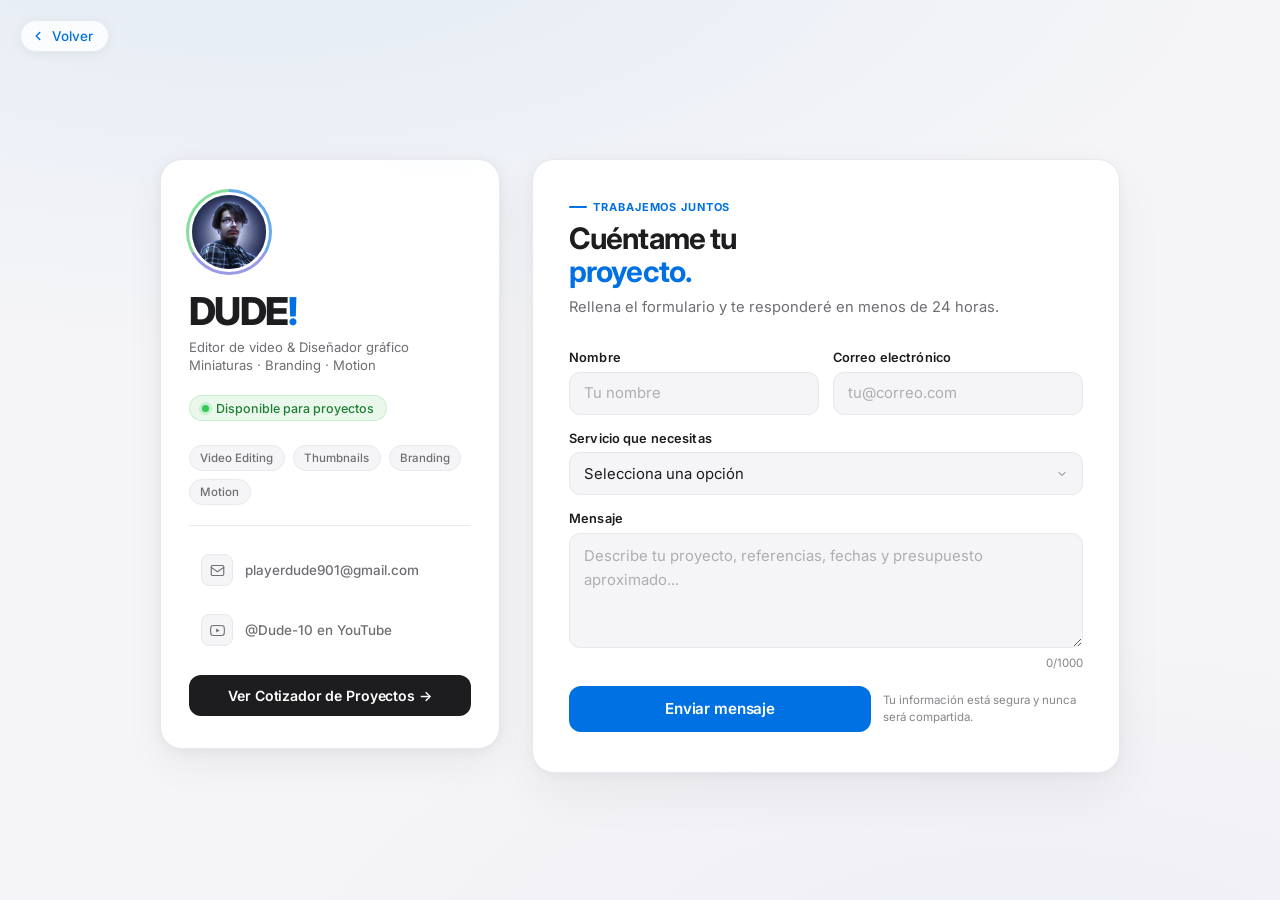
<file: contacto.html>
<!DOCTYPE html>
<html lang="es">
<head>
    <meta charset="UTF-8">
    <meta name="viewport" content="width=device-width, initial-scale=1.0">
    <meta name="description" content="Contacto — Dude! Portfolio. Cuéntame tu proyecto de diseño gráfico, edición de video o miniaturas.">
    <title>Contacto · Dude!</title>

    <meta property="og:title" content="Contacto · Dude!">
    <meta property="og:description" content="Cuéntame tu proyecto y te responderé a la brevedad.">

    <link rel="preconnect" href="https://fonts.googleapis.com">
    <link rel="preconnect" href="https://fonts.gstatic.com" crossorigin>
    <link href="https://fonts.googleapis.com/css2?family=Inter:wght@300;400;500;600;700;800&display=swap" rel="stylesheet">

    <style>
        :root {
            --bg:            #FFFFFF;
            --bg-alt:        #F5F5F7;
            --bg-card:       rgba(255,255,255,0.88);
            --text-primary:  #1D1D1F;
            --text-secondary:#6E6E73;
            --text-tertiary: #86868B;
            --border:        #D2D2D7;
            --border-light:  #E8E8ED;
            --accent:        #0071E3;
            --accent-hover:  #0077ED;
            --ease:          cubic-bezier(0.25, 0.46, 0.45, 0.94);
            --ease-spring:   cubic-bezier(0.16, 1, 0.3, 1);
        }

        *, *::before, *::after { margin:0; padding:0; box-sizing:border-box; }
        html { height: 100%; }

        body {
            font-family: -apple-system, BlinkMacSystemFont, "SF Pro Display",
                         "SF Pro Text", "Helvetica Neue", "Inter", Arial, sans-serif;
            background: var(--bg-alt);
            background-image:
                radial-gradient(ellipse 80% 50% at 20% -10%, rgba(0,113,227,0.07), transparent),
                radial-gradient(ellipse 60% 40% at 80% 110%, rgba(88,86,214,0.05), transparent);
            min-height: 100vh;
            display: flex;
            flex-direction: column;
            align-items: center;
            justify-content: center;
            padding: 5rem 1.5rem 3rem;
            -webkit-font-smoothing: antialiased;
        }

        /* ── BACK BUTTON ── */
        .back-btn {
            position: fixed;
            top: 1.25rem;
            left: 1.25rem;
            z-index: 50;
            display: flex;
            align-items: center;
            gap: 0.4rem;
            font-size: 0.84rem;
            font-weight: 500;
            color: var(--accent);
            text-decoration: none;
            padding: 0.45rem 0.95rem 0.45rem 0.65rem;
            border-radius: 980px;
            background: rgba(255,255,255,0.82);
            border: 1px solid var(--border-light);
            backdrop-filter: blur(20px);
            -webkit-backdrop-filter: blur(20px);
            box-shadow: 0 2px 12px rgba(0,0,0,0.06);
            transition: background 0.2s var(--ease), box-shadow 0.2s var(--ease), transform 0.2s var(--ease);
        }
        .back-btn:hover {
            background: #fff;
            box-shadow: 0 4px 20px rgba(0,0,0,0.10);
            transform: translateX(-2px);
        }
        .back-btn svg { width: 14px; height: 14px; flex-shrink: 0; }

        /* ── LAYOUT ── */
        .page-wrapper {
            width: 100%;
            max-width: 960px;
            display: grid;
            grid-template-columns: 340px 1fr;
            gap: 2rem;
            align-items: start;
        }

        /* ── LEFT PANEL ── */
        .left-panel {
            display: flex;
            flex-direction: column;
            gap: 1.5rem;
            position: sticky;
            top: 2rem;
        }

        /* Profile Hero Card */
        .profile-hero {
            background: var(--bg);
            border: 1px solid var(--border-light);
            border-radius: 22px;
            padding: 2rem 1.75rem;
            box-shadow: 0 2px 12px rgba(0,0,0,0.05), 0 16px 40px rgba(0,0,0,0.05);
            display: flex;
            flex-direction: column;
            align-items: flex-start;
            gap: 1.25rem;
            overflow: hidden;
            position: relative;
        }
        .profile-hero::before {
            content: '';
            position: absolute;
            top: -40%;
            right: -20%;
            width: 260px;
            height: 260px;
            background: radial-gradient(circle, rgba(0,113,227,0.07) 0%, transparent 70%);
            pointer-events: none;
        }

        /* Photo */
        .profile-photo-wrap {
            position: relative;
            width: 80px;
            height: 80px;
            flex-shrink: 0;
        }
        .profile-photo-wrap::after {
            content: '';
            position: absolute;
            inset: -3px;
            border-radius: 50%;
            background: conic-gradient(
                #0071E3 0deg 120deg,
                #5856D6 120deg 240deg,
                #34C759 240deg 360deg
            );
            z-index: 0;
            animation: spin-ring 8s linear infinite;
            opacity: 0.6;
        }
        @keyframes spin-ring {
            from { transform: rotate(0deg); }
            to   { transform: rotate(360deg); }
        }
        .profile-photo {
            width: 80px;
            height: 80px;
            border-radius: 50%;
            object-fit: cover;
            border: 3px solid #fff;
            position: relative;
            z-index: 1;
            display: block;
        }

        /* DUDE! Animated Name */
        .profile-name-block {
            display: flex;
            flex-direction: column;
            gap: 0.2rem;
        }
        .dude-name {
            font-size: 2.4rem;
            font-weight: 800;
            letter-spacing: -0.04em;
            line-height: 1;
            color: var(--text-primary);
            display: flex;
            gap: 0;
        }
        .dude-name span {
            display: inline-block;
            animation: letterFloat 3s var(--ease-spring) infinite;
        }
        .dude-name span:nth-child(1) { animation-delay: 0.00s; }
        .dude-name span:nth-child(2) { animation-delay: 0.08s; }
        .dude-name span:nth-child(3) { animation-delay: 0.16s; }
        .dude-name span:nth-child(4) { animation-delay: 0.24s; }
        .dude-name span:nth-child(5) { animation-delay: 0.32s; color: var(--accent); }

        @keyframes letterFloat {
            0%, 70%, 100% { transform: translateY(0); }
            35%            { transform: translateY(-5px); }
        }

        .profile-tagline {
            font-size: 0.82rem;
            color: var(--text-secondary);
            font-weight: 400;
            line-height: 1.4;
            margin-top: 0.25rem;
        }

        /* Status pill */
        .status-pill {
            display: inline-flex;
            align-items: center;
            gap: 0.45rem;
            font-size: 0.78rem;
            font-weight: 500;
            color: #1E7E34;
            background: #EAF8EC;
            border: 1px solid rgba(52,199,89,0.2);
            padding: 0.3rem 0.75rem;
            border-radius: 980px;
        }
        .status-dot {
            width: 7px;
            height: 7px;
            border-radius: 50%;
            background: #34C759;
            flex-shrink: 0;
            box-shadow: 0 0 0 3px rgba(52,199,89,0.2);
            animation: pulse-dot 2s ease infinite;
        }
        @keyframes pulse-dot {
            0%, 100% { box-shadow: 0 0 0 2px rgba(52,199,89,0.18); }
            50%       { box-shadow: 0 0 0 5px rgba(52,199,89,0.06); }
        }

        /* Specialties chips */
        .chip-row {
            display: flex;
            flex-wrap: wrap;
            gap: 0.5rem;
            margin-top: 0.25rem;
        }
        .chip {
            font-size: 0.72rem;
            font-weight: 500;
            color: var(--text-secondary);
            background: var(--bg-alt);
            border: 1px solid var(--border-light);
            padding: 0.3rem 0.65rem;
            border-radius: 980px;
            transition: border-color 0.2s, color 0.2s;
        }
        .chip:hover { border-color: var(--accent); color: var(--accent); }

        /* Divider in card */
        .panel-divider {
            width: 100%;
            height: 1px;
            background: var(--border-light);
        }

        /* Contact info links */
        .contact-links {
            display: flex;
            flex-direction: column;
            gap: 0.65rem;
            width: 100%;
        }
        .contact-link {
            display: flex;
            align-items: center;
            gap: 0.75rem;
            font-size: 0.84rem;
            color: var(--text-secondary);
            text-decoration: none;
            padding: 0.55rem 0.75rem;
            border-radius: 10px;
            transition: background 0.2s, color 0.2s;
        }
        .contact-link:hover { background: var(--bg-alt); color: var(--text-primary); }
        .contact-link:hover .link-icon { background: rgba(0,113,227,0.08); color: var(--accent); }
        .link-icon {
            width: 32px; height: 32px;
            border-radius: 8px;
            background: var(--bg-alt);
            border: 1px solid var(--border-light);
            display: flex; align-items: center; justify-content: center;
            color: var(--text-secondary);
            flex-shrink: 0;
            transition: background 0.2s, color 0.2s;
        }
        .link-icon svg { width: 15px; height: 15px; }
        .link-label { font-weight: 500; }

        /* Quote CTA */
        .quote-cta {
            display: block;
            width: 100%;
            text-align: center;
            padding: 0.75rem;
            border-radius: 12px;
            background: var(--text-primary);
            color: #fff;
            font-size: 0.88rem;
            font-weight: 600;
            text-decoration: none;
            letter-spacing: -0.01em;
            transition: opacity 0.2s, transform 0.2s;
        }
        .quote-cta:hover { opacity: 0.82; transform: translateY(-1px); }

        /* ── RIGHT PANEL — FORM ── */
        .right-panel {
            display: flex;
            flex-direction: column;
        }

        .form-card {
            background: var(--bg);
            border: 1px solid var(--border-light);
            border-radius: 22px;
            padding: 2.5rem 2.25rem;
            box-shadow: 0 2px 12px rgba(0,0,0,0.04), 0 20px 50px rgba(0,0,0,0.05);
        }

        .form-card-header {
            margin-bottom: 2rem;
        }
        .form-kicker {
            font-size: 11px;
            font-weight: 700;
            letter-spacing: 0.08em;
            text-transform: uppercase;
            color: var(--accent);
            margin-bottom: 0.5rem;
            display: flex;
            align-items: center;
            gap: 0.4rem;
        }
        .form-kicker::before {
            content: '';
            width: 18px; height: 2px;
            background: var(--accent);
            border-radius: 2px;
        }
        .form-title {
            font-size: 1.85rem;
            font-weight: 700;
            letter-spacing: -0.03em;
            color: var(--text-primary);
            line-height: 1.1;
            margin-bottom: 0.5rem;
        }
        .form-title .accent { color: var(--accent); }
        .form-sub {
            font-size: 0.92rem;
            color: var(--text-secondary);
            line-height: 1.55;
        }

        /* Row layout for name+email */
        .form-row {
            display: grid;
            grid-template-columns: 1fr 1fr;
            gap: 0.85rem;
        }

        .form-group {
            margin-bottom: 1rem;
        }
        .form-group label {
            display: block;
            font-size: 0.8rem;
            font-weight: 600;
            color: var(--text-primary);
            margin-bottom: 0.4rem;
            letter-spacing: 0.01em;
        }
        .form-group input,
        .form-group select,
        .form-group textarea {
            width: 100%;
            padding: 0.72rem 0.9rem;
            background: var(--bg-alt);
            border: 1.5px solid var(--border-light);
            border-radius: 11px;
            color: var(--text-primary);
            font-family: inherit;
            font-size: 0.93rem;
            transition: border-color 0.2s var(--ease),
                        box-shadow 0.2s var(--ease),
                        background 0.2s var(--ease);
            outline: none;
            -webkit-appearance: none;
        }
        .form-group input::placeholder,
        .form-group textarea::placeholder { color: #aeaeb2; }
        .form-group input:focus,
        .form-group select:focus,
        .form-group textarea:focus {
            border-color: var(--accent);
            background: var(--bg);
            box-shadow: 0 0 0 4px rgba(0,113,227,0.10);
        }
        .form-group select {
            cursor: pointer;
            background-image: url("data:image/svg+xml,%3Csvg xmlns='http://www.w3.org/2000/svg' width='12' height='12' viewBox='0 0 24 24' fill='none' stroke='%236E6E73' stroke-width='2' stroke-linecap='round' stroke-linejoin='round'%3E%3Cpolyline points='6 9 12 15 18 9'%3E%3C/polyline%3E%3C/svg%3E");
            background-repeat: no-repeat;
            background-position: right 0.9rem center;
            padding-right: 2.2rem;
        }
        .form-group textarea {
            resize: vertical;
            min-height: 115px;
            line-height: 1.6;
        }

        /* Character count */
        .char-count {
            display: flex;
            justify-content: flex-end;
            font-size: 0.72rem;
            color: var(--text-tertiary);
            margin-top: 0.3rem;
        }

        /* Submit */
        .form-actions {
            display: flex;
            gap: 0.75rem;
            margin-top: 0.5rem;
            align-items: center;
        }
        .form-submit {
            flex: 1;
            font-family: inherit;
            font-size: 0.95rem;
            font-weight: 600;
            letter-spacing: -0.01em;
            color: #fff;
            background: var(--accent);
            padding: 0.82rem 1rem;
            border: none;
            border-radius: 12px;
            cursor: pointer;
            transition: transform 0.2s var(--ease),
                        box-shadow 0.2s var(--ease),
                        background 0.2s var(--ease);
        }
        .form-submit:hover {
            background: var(--accent-hover);
            transform: translateY(-1px);
            box-shadow: 0 8px 24px rgba(0,113,227,0.28);
        }
        .form-submit:active { transform: scale(0.99); }
        .form-submit.loading { pointer-events: none; opacity: 0.65; }

        .form-disclaimer {
            font-size: 0.72rem;
            color: var(--text-tertiary);
            line-height: 1.45;
            max-width: 200px;
        }

        /* Error msg */
        .error-msg {
            display: none;
            color: #c00;
            font-size: 0.84rem;
            text-align: center;
            margin-top: 0.75rem;
            padding: 0.6rem 1rem;
            border: 1px solid rgba(200,0,0,0.18);
            border-radius: 10px;
            background: rgba(200,0,0,0.04);
            line-height: 1.5;
        }
        .error-msg.show { display: block; }

        /* Success */
        .success-msg {
            display: none;
            text-align: center;
            padding: 3rem 2rem;
        }
        .success-icon {
            width: 64px; height: 64px;
            border-radius: 50%;
            background: linear-gradient(135deg, rgba(0,113,227,0.1), rgba(88,86,214,0.08));
            border: 1px solid rgba(0,113,227,0.12);
            display: flex; align-items: center; justify-content: center;
            margin: 0 auto 1.5rem;
            animation: successPop 0.5s var(--ease-spring);
        }
        @keyframes successPop {
            from { transform: scale(0.5); opacity: 0; }
            to   { transform: scale(1);   opacity: 1; }
        }
        .success-icon svg { width: 28px; height: 28px; color: var(--accent); }
        .success-msg h2 {
            font-size: 1.5rem;
            font-weight: 700;
            letter-spacing: -0.025em;
            color: var(--text-primary);
            margin-bottom: 0.5rem;
        }
        .success-msg p {
            font-size: 0.92rem;
            color: var(--text-secondary);
            line-height: 1.6;
        }
        .success-back {
            display: inline-flex;
            align-items: center;
            gap: 0.35rem;
            margin-top: 1.75rem;
            font-size: 0.9rem;
            font-weight: 500;
            color: var(--accent);
            text-decoration: none;
            padding: 0.55rem 1.1rem;
            border: 1px solid rgba(0,113,227,0.2);
            border-radius: 980px;
            transition: background 0.2s;
        }
        .success-back:hover { background: rgba(0,113,227,0.06); }

        .form-wrap { display: block; }
        .success-msg.show { display: block; }
        .form-wrap.hidden { display: none; }

        /* ── ANIMATIONS ON LOAD ── */
        .anim-in {
            animation: fadeSlideUp 0.6s var(--ease-spring) both;
        }
        .anim-in:nth-child(1) { animation-delay: 0s; }
        .anim-in:nth-child(2) { animation-delay: 0.08s; }
        @keyframes fadeSlideUp {
            from { opacity: 0; transform: translateY(18px); }
            to   { opacity: 1; transform: translateY(0); }
        }

        /* ── RESPONSIVE ── */
        @media (max-width: 760px) {
            body { padding: 4.5rem 1rem 2.5rem; }
            .page-wrapper {
                grid-template-columns: 1fr;
                gap: 1.25rem;
                max-width: 500px;
            }
            .left-panel { position: static; }
            .form-row { grid-template-columns: 1fr; }
            .form-card { padding: 1.75rem 1.4rem; border-radius: 18px; }
            .form-title { font-size: 1.55rem; }
            .form-actions { flex-direction: column; }
            .form-disclaimer { max-width: 100%; text-align: center; }
            .profile-hero { padding: 1.5rem; }
            .dude-name { font-size: 2rem; }
            .back-btn { top: 0.75rem; left: 0.75rem; }
        }
    </style>
</head>
<body>

    <a href="index.html" class="back-btn" id="back-link">
        <svg viewBox="0 0 24 24" fill="none" stroke="currentColor" stroke-width="2.5" stroke-linecap="round" stroke-linejoin="round">
            <polyline points="15 18 9 12 15 6"></polyline>
        </svg>
        Volver
    </a>

    <div class="page-wrapper">

        <!-- ── LEFT PANEL ── -->
        <aside class="left-panel anim-in">
            <!-- Profile Hero -->
            <div class="profile-hero">
                <div class="profile-photo-wrap">
                    <img
                        class="profile-photo"
                        src="./assets/perfil/imagen_de_perfil.jpeg"
                        alt="Foto de perfil de Christian — Dude!"
                        loading="eager"
                    >
                </div>

                <div class="profile-name-block">
                    <div class="dude-name" aria-label="DUDE!">
                        <span>D</span><span>U</span><span>D</span><span>E</span><span>!</span>
                    </div>
                    <p class="profile-tagline">Editor de video &amp; Diseñador gráfico<br>Miniaturas · Branding · Motion</p>
                </div>

                <div class="status-pill">
                    <span class="status-dot"></span>
                    Disponible para proyectos
                </div>

                <div class="chip-row">
                    <span class="chip">Video Editing</span>
                    <span class="chip">Thumbnails</span>
                    <span class="chip">Branding</span>
                    <span class="chip">Motion</span>
                </div>

                <div class="panel-divider"></div>

                <div class="contact-links">
                    <a href="mailto:playerdude901@gmail.com" class="contact-link">
                        <span class="link-icon">
                            <svg viewBox="0 0 24 24" fill="none" stroke="currentColor" stroke-width="1.8" stroke-linecap="round">
                                <rect x="2" y="4" width="20" height="16" rx="2"/>
                                <path d="M22 7l-10 7L2 7"/>
                            </svg>
                        </span>
                        <span class="link-label">playerdude901@gmail.com</span>
                    </a>
                    <a href="https://www.youtube.com/@Dude-10" target="_blank" rel="noopener" class="contact-link">
                        <span class="link-icon">
                            <svg viewBox="0 0 24 24" fill="none" stroke="currentColor" stroke-width="1.8" stroke-linecap="round">
                                <path d="M22.54 6.42A2.78 2.78 0 0 0 20.6 4.46C18.88 4 12 4 12 4s-6.88 0-8.6.46a2.78 2.78 0 0 0-1.94 1.96A29 29 0 0 0 1 12a29 29 0 0 0 .46 5.58A2.78 2.78 0 0 0 3.4 19.54C5.12 20 12 20 12 20s6.88 0 8.6-.46a2.78 2.78 0 0 0 1.94-1.96A29 29 0 0 0 23 12a29 29 0 0 0-.46-5.58z"/>
                                <polygon points="9.75 15.02 15.5 12 9.75 8.98 9.75 15.02" fill="currentColor" stroke="none"/>
                            </svg>
                        </span>
                        <span class="link-label">@Dude-10 en YouTube</span>
                    </a>
                </div>

                <a href="proyecto.html" class="quote-cta">
                    Ver Cotizador de Proyectos →
                </a>
            </div>
        </aside>

        <!-- ── RIGHT PANEL ── -->
        <main class="right-panel anim-in">
            <div class="form-card">

                <div class="form-card-header">
                    <p class="form-kicker">Trabajemos juntos</p>
                    <h1 class="form-title">Cuéntame tu<br><span class="accent">proyecto.</span></h1>
                    <p class="form-sub">Rellena el formulario y te responderé en menos de 24 horas.</p>
                </div>

                <!-- SUCCESS STATE -->
                <div class="success-msg" id="success-msg">
                    <div class="success-icon">
                        <svg viewBox="0 0 24 24" fill="none" stroke="currentColor" stroke-width="2.5" stroke-linecap="round" stroke-linejoin="round">
                            <polyline points="20 6 9 17 4 12"></polyline>
                        </svg>
                    </div>
                    <h2>Mensaje enviado ✓</h2>
                    <p>Gracias por escribirme.<br>Te responderé lo antes posible.</p>
                    <a href="index.html" class="success-back">
                        <svg viewBox="0 0 24 24" width="14" height="14" fill="none" stroke="currentColor" stroke-width="2.5" stroke-linecap="round" stroke-linejoin="round">
                            <polyline points="15 18 9 12 15 6"></polyline>
                        </svg>
                        Volver al portfolio
                    </a>
                </div>

                <!-- FORM -->
                <div class="form-wrap" id="form-wrap">
                    <form id="contact-form" novalidate>

                        <div class="form-row">
                            <div class="form-group">
                                <label for="nombre">Nombre</label>
                                <input type="text" id="nombre" name="nombre" required placeholder="Tu nombre">
                            </div>
                            <div class="form-group">
                                <label for="email">Correo electrónico</label>
                                <input type="email" id="email" name="email" required placeholder="tu@correo.com">
                            </div>
                        </div>

                        <div class="form-group">
                            <label for="servicio">Servicio que necesitas</label>
                            <select id="servicio" name="servicio">
                                <option value="">Selecciona una opción</option>
                                <option value="Miniatura">Miniatura / Thumbnail</option>
                                <option value="Edicion de video">Edición de video</option>
                                <option value="Identidad visual">Identidad visual / Branding</option>
                                <option value="Plugin PresetGold">Plugin PresetGold</option>
                                <option value="Otro">Otro</option>
                            </select>
                        </div>

                        <div class="form-group">
                            <label for="mensaje">Mensaje</label>
                            <textarea id="mensaje" name="mensaje" required placeholder="Describe tu proyecto, referencias, fechas y presupuesto aproximado..." maxlength="1000"></textarea>
                            <div class="char-count"><span id="char-num">0</span>/1000</div>
                        </div>

                        <div class="error-msg" id="error-msg"></div>

                        <div class="form-actions">
                            <button type="submit" class="form-submit" id="submit-btn">Enviar mensaje</button>
                            <p class="form-disclaimer">Tu información está segura y nunca será compartida.</p>
                        </div>

                    </form>
                </div>

            </div>
        </main>

    </div>

    <script>
        const SCRIPT_URL = 'https://script.google.com/macros/s/AKfycbwLQh4AxX78pllKyYzF8diVolsbEjpYARnTqm-XokBWcfMkpder2xkhUZj7HFOn5Vwn_Q/exec';

        const form       = document.getElementById('contact-form');
        const submitBtn  = document.getElementById('submit-btn');
        const formWrap   = document.getElementById('form-wrap');
        const successMsg = document.getElementById('success-msg');
        const errorMsg   = document.getElementById('error-msg');
        const msgTextarea = document.getElementById('mensaje');
        const charNum    = document.getElementById('char-num');

        /* Pre-fill desde Project Builder */
        const workflow = localStorage.getItem('dude_workflow');
        if (workflow) {
            if (msgTextarea) msgTextarea.value = workflow;
            localStorage.removeItem('dude_workflow');
        }

        /* Character counter */
        msgTextarea?.addEventListener('input', () => {
            charNum.textContent = msgTextarea.value.length;
        });

        form.addEventListener('submit', async function (e) {
            e.preventDefault();
            errorMsg.classList.remove('show');
            submitBtn.classList.add('loading');
            submitBtn.textContent = 'Enviando...';

            const fd = new URLSearchParams(new FormData(form));

            try {
                const res  = await fetch(SCRIPT_URL, { method: 'POST', body: fd });
                const json = await res.json();

                if (json.success) {
                    formWrap.classList.add('hidden');
                    successMsg.classList.add('show');
                } else {
                    throw new Error(json.error || 'Error al enviar');
                }
            } catch (err) {
                errorMsg.textContent = 'Hubo un error al enviar. Intenta de nuevo o escríbeme a playerdude901@gmail.com';
                errorMsg.classList.add('show');
                submitBtn.classList.remove('loading');
                submitBtn.textContent = 'Enviar mensaje';
            }
        });
    </script>

</body>
</html>
</file>
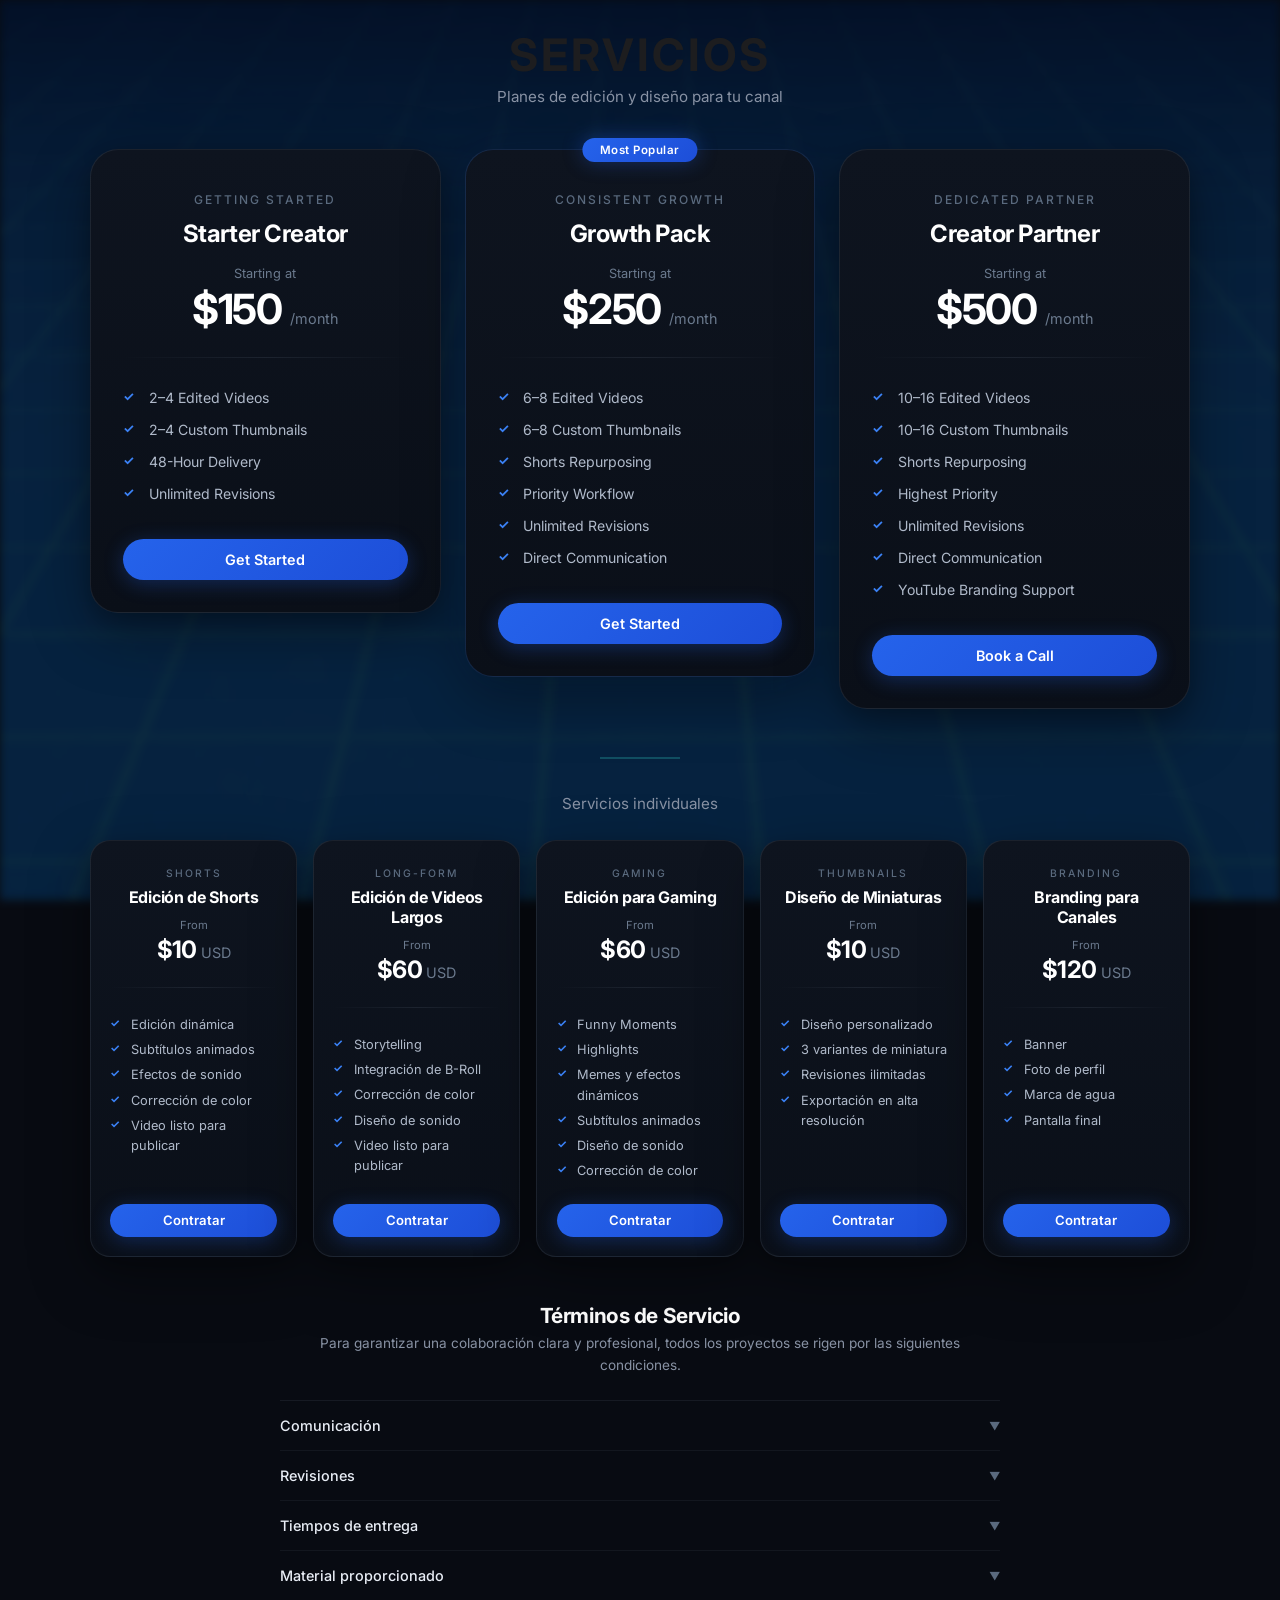
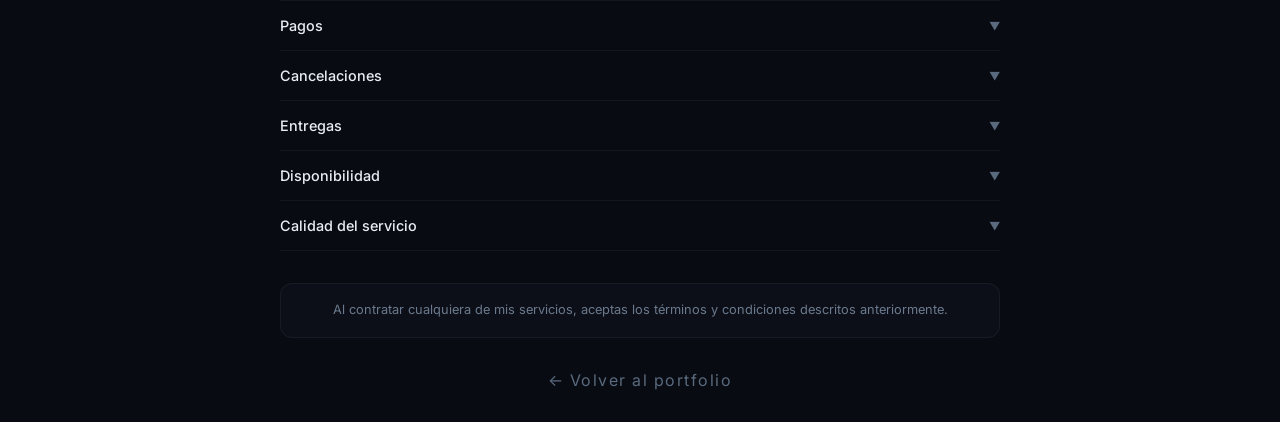
<file: servicios.html>
<!DOCTYPE html>
<html lang="es">
<head>
    <meta charset="UTF-8">
    <meta name="viewport" content="width=device-width, initial-scale=1.0">
    <meta name="description" content="Servicios - Dude 3D">
    <title>Servicios · Dude 3D</title>
    <link rel="preconnect" href="https://fonts.googleapis.com">
    <link rel="preconnect" href="https://fonts.gstatic.com" crossorigin>
    <link href="https://fonts.googleapis.com/css2?family=Bebas+Neue&family=Inter:wght@400;600;800&display=swap" rel="stylesheet">
    <link rel="stylesheet" href="./style.css">
    <style>
        body {
            background: #080b12;
            min-height: 100vh;
            display: flex;
            flex-direction: column;
            align-items: center;
            justify-content: center;
            padding: 2rem 1rem;
            position: relative;
        }
        body::before {
            content: '';
            position: fixed;
            inset: 0;
            background: url('./assets/Servicios_fondo.png') center/cover no-repeat;
            filter: blur(4px) brightness(.25);
            z-index: -1;
        }
        .servicios-page {
            width: 100%;
            max-width: 1100px;
        }
        .servicios-page h1 {
            font-family: var(--bebas);
            font-size: 2.8rem;
            letter-spacing: 3px;
            color: var(--teal);
            text-align: center;
            margin-bottom: .3rem;
        }
        .servicios-page .sub {
            text-align: center;
            color: #8892a4;
            font-size: .95rem;
            margin-bottom: 2.5rem;
            font-family: var(--inter);
        }
        .servicios-grid {
            display: grid;
            grid-template-columns: repeat(3, 1fr);
            gap: 1.5rem;
            align-items: start;
        }
        .servicio-card {
            background: linear-gradient(180deg, #0e141f 0%, #0a0f18 100%);
            border: 1px solid rgba(148,163,184,.12);
            border-radius: 28px;
            padding: 2.5rem 2rem 2rem;
            text-align: center;
            transition: border-color .25s, transform .25s, box-shadow .25s;
            position: relative;
            display: flex;
            flex-direction: column;
            box-shadow: 0 20px 60px rgba(0,0,0,.35), 0 8px 20px rgba(0,0,0,.2);
        }
        .servicio-card:hover {
            border-color: rgba(59,130,246,.25);
            transform: translateY(-6px);
            box-shadow: 0 30px 80px rgba(0,0,0,.45), 0 10px 30px rgba(59,130,246,.08);
        }
        .servicio-card.popular {
            border-color: rgba(59,130,246,.2);
            box-shadow: 0 20px 60px rgba(0,0,0,.35), 0 0 40px rgba(59,130,246,.06);
        }
        .servicio-card.popular:hover {
            border-color: rgba(59,130,246,.35);
            box-shadow: 0 30px 80px rgba(0,0,0,.45), 0 0 60px rgba(59,130,246,.1);
        }
        .popular-badge {
            position: absolute;
            top: -12px;
            left: 50%;
            transform: translateX(-50%);
            background: linear-gradient(135deg, #2563eb, #1d4ed8);
            color: #fff;
            font-family: var(--inter);
            font-weight: 600;
            font-size: .72rem;
            letter-spacing: .5px;
            padding: .3rem 1.1rem;
            border-radius: 50px;
            white-space: nowrap;
            box-shadow: 0 0 20px rgba(37,99,235,.35);
        }
        .servicio-card .card-label {
            font-family: var(--inter);
            font-weight: 500;
            font-size: .75rem;
            text-transform: uppercase;
            letter-spacing: 2px;
            color: #5a6a7e;
            margin-bottom: .6rem;
        }
        .servicio-card h3 {
            font-family: var(--inter);
            font-weight: 700;
            font-size: 1.5rem;
            color: #fff;
            margin-bottom: .15rem;
            letter-spacing: -.02em;
        }
        .servicio-card .price-start {
            font-family: var(--inter);
            font-weight: 400;
            font-size: .8rem;
            color: #6b7a8e;
            margin-top: .8rem;
            margin-bottom: .15rem;
        }
        .servicio-card .price {
            font-family: var(--inter);
            font-weight: 700;
            font-size: 2.6rem;
            letter-spacing: -.03em;
            color: #fff;
            line-height: 1.1;
        }
        .servicio-card .price-unit {
            font-size: .9rem;
            font-weight: 400;
            color: #6b7a8e;
            letter-spacing: 0;
        }
        .card-divider {
            width: 100%;
            height: 1px;
            background: linear-gradient(90deg, transparent, rgba(148,163,184,.12), transparent);
            margin: 1.5rem 0;
        }
        .servicio-card ul {
            list-style: none;
            padding: 0;
            margin: 0 0 1.8rem;
            text-align: left;
            flex: 1;
        }
        .servicio-card ul li {
            font-family: var(--inter);
            font-weight: 400;
            font-size: .88rem;
            color: #b0baca;
            padding: .3rem 0 .3rem 1.6rem;
            position: relative;
            line-height: 1.6;
        }
        .servicio-card ul li::before {
            content: '✓';
            position: absolute;
            left: 0;
            color: #3b82f6;
            font-weight: 700;
            font-size: .8rem;
        }
        .servicio-card .btn-cta {
            display: block;
            width: 100%;
            font-family: var(--inter);
            font-weight: 600;
            font-size: .9rem;
            color: #fff;
            background: linear-gradient(135deg, #2563eb 0%, #1d4ed8 100%);
            padding: .75rem 1rem;
            border-radius: 50px;
            text-decoration: none;
            text-align: center;
            transition: transform .25s, box-shadow .25s, filter .25s;
            box-shadow: 0 4px 20px rgba(37,99,235,.3);
            box-sizing: border-box;
        }
        .servicio-card .btn-cta:hover {
            transform: translateY(-2px);
            box-shadow: 0 8px 30px rgba(37,99,235,.45);
            filter: brightness(1.1);
        }
        .section-divider {
            width: 80px;
            height: 2px;
            background: rgba(44,186,178,.3);
            margin: 3rem auto 2rem;
        }
        .servicios-page .sub-indiv {
            text-align: center;
            color: #8892a4;
            font-size: .95rem;
            margin-bottom: 1.5rem;
            font-family: var(--inter);
        }
        .servicios-grid-indiv {
            display: grid;
            grid-template-columns: repeat(auto-fit, minmax(200px, 1fr));
            gap: 1rem;
        }
        .servicio-card.indiv {
            padding: 1.5rem 1.2rem 1.2rem;
            border-radius: 20px;
        }
        .servicio-card.indiv h3 {
            font-size: 1rem;
        }
        .servicio-card.indiv .price-start {
            margin-top: .4rem;
            font-size: .7rem;
        }
        .servicio-card.indiv .price {
            font-size: 1.5rem;
        }
        .servicio-card.indiv ul {
            margin-bottom: 1.2rem;
        }
        .servicio-card.indiv ul li {
            font-size: .8rem;
            padding: .15rem 0 .15rem 1.3rem;
        }
        .servicio-card.indiv ul li::before {
            font-size: .7rem;
        }
        .servicio-card.indiv .btn-cta {
            font-size: .82rem;
            padding: .55rem 1rem;
        }
        .servicio-card.indiv .card-label {
            font-size: .65rem;
            margin-bottom: .3rem;
        }
        .terms-section {
            max-width: 720px;
            margin: 3rem auto 0;
        }
        .terms-section h2 {
            font-family: var(--inter);
            font-weight: 700;
            font-size: 1.3rem;
            color: #fff;
            text-align: center;
            margin-bottom: .3rem;
            letter-spacing: -.02em;
        }
        .terms-section .terms-intro {
            text-align: center;
            color: #8892a4;
            font-size: .85rem;
            font-family: var(--inter);
            margin-bottom: 1.5rem;
            line-height: 1.6;
        }
        .terms-accordion {
            border-top: 1px solid rgba(148,163,184,.1);
        }
        .terms-item {
            border-bottom: 1px solid rgba(148,163,184,.08);
        }
        .terms-trigger {
            display: flex;
            align-items: center;
            justify-content: space-between;
            width: 100%;
            padding: 1rem 0;
            background: none;
            border: none;
            color: #e8edf5;
            font-family: var(--inter);
            font-weight: 500;
            font-size: .9rem;
            cursor: pointer;
            text-align: left;
            transition: color .2s;
        }
        .terms-trigger:hover {
            color: #60a5fa;
        }
        .terms-trigger .arrow {
            font-size: .7rem;
            color: #5a6a7e;
            transition: transform .25s;
            flex-shrink: 0;
            margin-left: 1rem;
        }
        .terms-item.open .terms-trigger .arrow {
            transform: rotate(180deg);
        }
        .terms-content {
            max-height: 0;
            overflow: hidden;
            transition: max-height .35s ease, padding .35s ease;
            padding: 0;
        }
        .terms-item.open .terms-content {
            max-height: 300px;
            padding: 0 0 1rem;
        }
        .terms-content p {
            font-family: var(--inter);
            font-weight: 400;
            font-size: .82rem;
            color: #8892a4;
            line-height: 1.7;
            margin: 0;
        }
        .terms-footer {
            text-align: center;
            margin-top: 2rem;
            font-family: var(--inter);
            font-weight: 400;
            font-size: .8rem;
            color: #6b7a8e;
            line-height: 1.6;
            padding: 1rem;
            border: 1px solid rgba(148,163,184,.08);
            border-radius: 12px;
            background: rgba(148,163,184,.03);
        }
        .back-link {
            display: block;
            text-align: center;
            margin-top: 2rem;
            font-family: var(--bebas);
            font-size: 1rem;
            letter-spacing: 1.5px;
            color: #5a6a7e;
            transition: color .2s;
        }
        .back-link:hover {
            color: var(--teal);
        }
        @media (max-width: 900px) {
            .servicios-grid {
                grid-template-columns: 1fr;
                max-width: 420px;
                margin-left: auto;
                margin-right: auto;
            }
            .servicios-grid-indiv {
                grid-template-columns: 1fr 1fr;
            }
        }
        @media (max-width: 500px) {
            .servicios-grid-indiv {
                grid-template-columns: 1fr;
            }
        }
    </style>
</head>
<body>
    <div class="servicios-page">
        <h1>SERVICIOS</h1>
        <p class="sub">Planes de edición y diseño para tu canal</p>
        <div class="servicios-grid">
            <div class="servicio-card">
                <p class="card-label">Getting Started</p>
                <h3>Starter Creator</h3>
                <p class="price-start">Starting at</p>
                <div class="price">$150 <span class="price-unit">/month</span></div>
                <div class="card-divider"></div>
                <ul>
                    <li>2–4 Edited Videos</li>
                    <li>2–4 Custom Thumbnails</li>
                    <li>48-Hour Delivery</li>
                    <li>Unlimited Revisions</li>
                </ul>
                <a href="contacto.html" target="_blank" rel="noopener" class="btn-cta">Get Started</a>
            </div>
            <div class="servicio-card popular">
                <span class="popular-badge">Most Popular</span>
                <p class="card-label">Consistent Growth</p>
                <h3>Growth Pack</h3>
                <p class="price-start">Starting at</p>
                <div class="price">$250 <span class="price-unit">/month</span></div>
                <div class="card-divider"></div>
                <ul>
                    <li>6–8 Edited Videos</li>
                    <li>6–8 Custom Thumbnails</li>
                    <li>Shorts Repurposing</li>
                    <li>Priority Workflow</li>
                    <li>Unlimited Revisions</li>
                    <li>Direct Communication</li>
                </ul>
                <a href="contacto.html" target="_blank" rel="noopener" class="btn-cta">Get Started</a>
            </div>
            <div class="servicio-card">
                <p class="card-label">Dedicated Partner</p>
                <h3>Creator Partner</h3>
                <p class="price-start">Starting at</p>
                <div class="price">$500 <span class="price-unit">/month</span></div>
                <div class="card-divider"></div>
                <ul>
                    <li>10–16 Edited Videos</li>
                    <li>10–16 Custom Thumbnails</li>
                    <li>Shorts Repurposing</li>
                    <li>Highest Priority</li>
                    <li>Unlimited Revisions</li>
                    <li>Direct Communication</li>
                    <li>YouTube Branding Support</li>
                </ul>
                <a href="contacto.html" target="_blank" rel="noopener" class="btn-cta">Book a Call</a>
            </div>
        </div>

        <div class="section-divider"></div>
        <p class="sub-indiv">Servicios individuales</p>
        <div class="servicios-grid-indiv">
            <div class="servicio-card indiv">
                <p class="card-label">Shorts</p>
                <h3>Edición de Shorts</h3>
                <p class="price-start">From</p>
                <div class="price">$10 <span class="price-unit">USD</span></div>
                <div class="card-divider"></div>
                <ul>
                    <li>Edición dinámica</li>
                    <li>Subtítulos animados</li>
                    <li>Efectos de sonido</li>
                    <li>Corrección de color</li>
                    <li>Video listo para publicar</li>
                </ul>
                <a href="contacto.html" target="_blank" rel="noopener" class="btn-cta">Contratar</a>
            </div>
            <div class="servicio-card indiv">
                <p class="card-label">Long-Form</p>
                <h3>Edición de Videos Largos</h3>
                <p class="price-start">From</p>
                <div class="price">$60 <span class="price-unit">USD</span></div>
                <div class="card-divider"></div>
                <ul>
                    <li>Storytelling</li>
                    <li>Integración de B-Roll</li>
                    <li>Corrección de color</li>
                    <li>Diseño de sonido</li>
                    <li>Video listo para publicar</li>
                </ul>
                <a href="contacto.html" target="_blank" rel="noopener" class="btn-cta">Contratar</a>
            </div>
            <div class="servicio-card indiv">
                <p class="card-label">Gaming</p>
                <h3>Edición para Gaming</h3>
                <p class="price-start">From</p>
                <div class="price">$60 <span class="price-unit">USD</span></div>
                <div class="card-divider"></div>
                <ul>
                    <li>Funny Moments</li>
                    <li>Highlights</li>
                    <li>Memes y efectos dinámicos</li>
                    <li>Subtítulos animados</li>
                    <li>Diseño de sonido</li>
                    <li>Corrección de color</li>
                </ul>
                <a href="contacto.html" target="_blank" rel="noopener" class="btn-cta">Contratar</a>
            </div>
            <div class="servicio-card indiv">
                <p class="card-label">Thumbnails</p>
                <h3>Diseño de Miniaturas</h3>
                <p class="price-start">From</p>
                <div class="price">$10 <span class="price-unit">USD</span></div>
                <div class="card-divider"></div>
                <ul>
                    <li>Diseño personalizado</li>
                    <li>3 variantes de miniatura</li>
                    <li>Revisiones ilimitadas</li>
                    <li>Exportación en alta resolución</li>
                </ul>
                <a href="contacto.html" target="_blank" rel="noopener" class="btn-cta">Contratar</a>
            </div>
            <div class="servicio-card indiv">
                <p class="card-label">Branding</p>
                <h3>Branding para Canales</h3>
                <p class="price-start">From</p>
                <div class="price">$120 <span class="price-unit">USD</span></div>
                <div class="card-divider"></div>
                <ul>
                    <li>Banner</li>
                    <li>Foto de perfil</li>
                    <li>Marca de agua</li>
                    <li>Pantalla final</li>
                </ul>
                <a href="contacto.html" target="_blank" rel="noopener" class="btn-cta">Contratar</a>
            </div>
        </div>

        <div class="terms-section">
            <h2>Términos de Servicio</h2>
            <p class="terms-intro">Para garantizar una colaboración clara y profesional, todos los proyectos se rigen por las siguientes condiciones.</p>
            <div class="terms-accordion">
                <div class="terms-item">
                    <button class="terms-trigger">Comunicación <span class="arrow">▼</span></button>
                    <div class="terms-content"><p>Toda la comunicación del proyecto se realizará a través del medio acordado (Discord, correo electrónico o WhatsApp). Se recomienda mantener una comunicación clara para evitar retrasos.</p></div>
                </div>
                <div class="terms-item">
                    <button class="terms-trigger">Revisiones <span class="arrow">▼</span></button>
                    <div class="terms-content"><p>Todos los servicios incluyen las revisiones especificadas en cada plan. Las revisiones contemplan ajustes y mejoras; un cambio completo de concepto puede considerarse un nuevo proyecto.</p></div>
                </div>
                <div class="terms-item">
                    <button class="terms-trigger">Tiempos de entrega <span class="arrow">▼</span></button>
                    <div class="terms-content"><p>Los tiempos de entrega comienzan una vez recibido todo el material necesario (videos, imágenes, guion, referencias y cualquier otro recurso requerido). Los tiempos pueden variar según la complejidad del proyecto.</p></div>
                </div>
                <div class="terms-item">
                    <button class="terms-trigger">Material proporcionado <span class="arrow">▼</span></button>
                    <div class="terms-content"><p>El cliente es responsable de contar con los derechos de uso del material enviado (videos, música, imágenes, logos, etc.). No se aceptará material que infrinja derechos de autor o incumpla políticas legales.</p></div>
                </div>
                <div class="terms-item">
                    <button class="terms-trigger">Pagos <span class="arrow">▼</span></button>
                    <div class="terms-content"><p>Los proyectos comienzan únicamente después de confirmar el pago o el anticipo acordado. Los pagos no son reembolsables una vez iniciada la edición.</p></div>
                </div>
                <div class="terms-item">
                    <button class="terms-trigger">Cancelaciones <span class="arrow">▼</span></button>
                    <div class="terms-content"><p>Si un proyecto es cancelado después de haber iniciado, se cobrará el trabajo realizado hasta ese momento.</p></div>
                </div>
                <div class="terms-item">
                    <button class="terms-trigger">Entregas <span class="arrow">▼</span></button>
                    <div class="terms-content"><p>Los archivos finales se entregarán en el formato acordado antes de iniciar el proyecto. Los archivos editables (PSD, Premiere, After Effects, etc.) no están incluidos, salvo que se acuerde previamente.</p></div>
                </div>
                <div class="terms-item">
                    <button class="terms-trigger">Disponibilidad <span class="arrow">▼</span></button>
                    <div class="terms-content"><p>Los clientes con planes mensuales tienen prioridad sobre proyectos individuales. Los tiempos de respuesta pueden variar durante fines de semana o días festivos.</p></div>
                </div>
                <div class="terms-item">
                    <button class="terms-trigger">Calidad del servicio <span class="arrow">▼</span></button>
                    <div class="terms-content"><p>Cada proyecto recibe el mismo nivel de atención y calidad, independientemente de su tamaño o presupuesto. Mi objetivo es entregar contenido que represente de la mejor manera posible la identidad de tu marca y cumpla con los estándares profesionales acordados.</p></div>
                </div>
            </div>
            <p class="terms-footer">Al contratar cualquiera de mis servicios, aceptas los términos y condiciones descritos anteriormente.</p>
        </div>

        <a href="index.html" class="back-link">← Volver al portfolio</a>
    </div>
    <script>
        document.querySelectorAll('.terms-trigger').forEach(btn => {
            btn.addEventListener('click', () => {
                const item = btn.parentElement;
                const open = item.classList.contains('open');
                document.querySelectorAll('.terms-item.open').forEach(i => i.classList.remove('open'));
                if (!open) item.classList.add('open');
            });
        });
    </script>
</body>
</html>
</file>
<file: style.css>
/* ══════════════════════════════════════════
   DUDE! PORTFOLIO — Apple-Inspired Design System
   ══════════════════════════════════════════ */

:root {
  /* Colors */
  --bg:              #FFFFFF;
  --bg-alt:          #F5F5F7;
  --bg-elevated:     #FBFBFD;
  --text-primary:    #1D1D1F;
  --text-secondary:  #6E6E73;
  --text-tertiary:   #a1a1a6;
  --border:          #D2D2D7;
  --border-light:    #E8E8ED;
  --accent:          #0071E3;
  --accent-hover:    #0077ED;
  --surface:         #FFFFFF;

  /* Shadows */
  --shadow-xs: 0 1px 4px rgba(0,0,0,0.04);
  --shadow-sm: 0 2px 12px rgba(0,0,0,0.06);
  --shadow-md: 0 8px 30px rgba(0,0,0,0.10);
  --shadow-lg: 0 20px 60px rgba(0,0,0,0.12);
  --shadow-xl: 0 32px 80px rgba(0,0,0,0.14);

  /* Radii */
  --radius-sm:  8px;
  --radius-md: 12px;
  --radius-lg: 18px;
  --radius-xl: 24px;
  --radius-pill: 980px;

  /* Motion */
  --ease-out: cubic-bezier(0.25, 0.46, 0.45, 0.94);
  --ease-spring: cubic-bezier(0.16, 1, 0.3, 1);
}

/* ══════════ RESET ══════════ */

*, *::before, *::after {
  margin: 0; padding: 0; box-sizing: border-box;
}
html { scroll-behavior: smooth; }
body {
  font-family: -apple-system, BlinkMacSystemFont, "SF Pro Display",
               "SF Pro Text", "Helvetica Neue", "Inter", Arial, sans-serif;
  background: var(--bg);
  color: var(--text-primary);
  -webkit-font-smoothing: antialiased;
  -moz-osx-font-smoothing: grayscale;
  min-height: 100vh;
  overflow-x: hidden;
  font-weight: 400;
}
a { text-decoration: none; color: inherit; }
img { display: block; max-width: 100%; }

/* ══════════ TYPOGRAPHY ══════════ */

h1 {
  font-size: clamp(2.4rem, 5vw, 3.5rem);
  font-weight: 700;
  letter-spacing: -0.03em;
  line-height: 1.05;
  color: var(--text-primary);
}
h2 {
  font-size: clamp(2rem, 4vw, 3rem);
  font-weight: 600;
  letter-spacing: -0.025em;
  line-height: 1.1;
  color: var(--text-primary);
}
h3 {
  font-size: 1.25rem;
  font-weight: 600;
  letter-spacing: -0.01em;
  color: var(--text-primary);
}
p {
  font-size: 1rem;
  line-height: 1.65;
  color: var(--text-secondary);
  font-weight: 400;
}

.section-title {
  text-align: center;
  margin-bottom: 56px;
  font-size: clamp(2rem, 4vw, 3rem);
  font-weight: 600;
  letter-spacing: -0.025em;
  color: var(--text-primary);
}

/* ══════════ LAYOUT ══════════ */

.site-wrapper {
  position: relative;
  z-index: 1;
  display: flex;
  flex-direction: column;
  min-height: 100vh;
}

section { padding: 6rem 0; }

/* ══════════ HEADER / NAV ══════════ */

.site-header {
  position: fixed;
  top: 0.8rem;
  left: 0; right: 0;
  z-index: 200;
  display: flex;
  justify-content: center;
  padding: 0 1rem;
  pointer-events: none;
}

.nav-pill {
  display: flex;
  align-items: center;
  gap: 0.4rem;
  background: rgba(255,255,255,0.86);
  backdrop-filter: saturate(180%) blur(24px);
  -webkit-backdrop-filter: saturate(180%) blur(24px);
  border: 1px solid rgba(0,0,0,0.08);
  border-radius: var(--radius-pill);
  padding: 0.4rem 0.5rem 0.4rem 0.4rem;
  pointer-events: auto;
  box-shadow: 0 2px 16px rgba(0,0,0,0.08), 0 0 0 0.5px rgba(0,0,0,0.04);
  transition: box-shadow 0.3s var(--ease-out);
}
.nav-pill:hover {
  box-shadow: 0 4px 24px rgba(0,0,0,0.12), 0 0 0 0.5px rgba(0,0,0,0.04);
}

.nav-logo {
  width: 32px; height: 32px;
  border-radius: 50%;
  overflow: hidden;
  flex-shrink: 0;
  display: flex; align-items: center; justify-content: center;
  transition: transform 0.2s var(--ease-out);
}
.nav-logo:hover { transform: scale(1.06); }
.nav-logo img { width: 100%; height: 100%; object-fit: cover; }

.nav-verified {
  height: 18px; width: auto;
  margin-left: -0.25rem;
  flex-shrink: 0;
  opacity: 0.65;
}

.nav-links {
  display: flex; align-items: center;
  gap: 0.1rem;
}

.nav-item {
  font-size: 0.86rem;
  font-weight: 500;
  color: var(--text-secondary);
  padding: 0.38rem 0.72rem;
  border-radius: var(--radius-pill);
  transition: color 0.2s var(--ease-out), background 0.2s var(--ease-out);
  white-space: nowrap;
}
.nav-item:hover,
.nav-item.active {
  color: var(--accent);
  background: rgba(0,113,227,0.08);
}

.nav-gold {
  color: #b8860b;
}
.nav-gold:hover,
.nav-gold.active {
  color: #b8860b;
  background: rgba(184,134,11,0.08);
}

.nav-fox { color: #e56f00; }
.nav-fox:hover,
.nav-fox.active {
  color: #d85f00;
  background: rgba(255,122,0,.11);
}

.nav-cta {
  font-size: 0.86rem;
  font-weight: 500;
  color: #fff;
  background: var(--accent);
  padding: 7px 18px;
  border-radius: var(--radius-pill);
  white-space: nowrap;
  transition: transform 0.2s var(--ease-out),
              box-shadow 0.2s var(--ease-out),
              background 0.2s var(--ease-out);
  margin-left: 0.25rem;
}
.nav-cta:hover {
  transform: scale(1.03);
  background: var(--accent-hover);
  box-shadow: 0 4px 16px rgba(0,113,227,0.3);
}

.nav-proyecto {
  font-size: 0.83rem;
  font-weight: 500;
  color: var(--accent);
  background: transparent;
  padding: 0.38rem 0.9rem;
  border-radius: var(--radius-pill);
  white-space: nowrap;
  border: 1px solid var(--border-light);
  transition: background 0.2s var(--ease-out),
              transform 0.2s var(--ease-out),
              border-color 0.2s var(--ease-out);
  margin-left: 0.1rem;
}
.nav-proyecto:hover {
  background: rgba(0,113,227,0.06);
  border-color: rgba(0,113,227,0.25);
  transform: scale(1.03);
}

/* ══════════ HERO ══════════ */

.hero {
  position: relative;
  width: 100%;
  display: flex;
  align-items: center;
  justify-content: center;
  background: #000;
  padding: 0;
}

.hero-video {
  width: 100%;
  height: auto;
  max-height: 100vh;
  display: block;
}

.hero-mute-btn {
  position: absolute;
  bottom: 1.5rem;
  right: 1.5rem;
  z-index: 3;
  width: 44px;
  height: 44px;
  border-radius: 50%;
  border: none;
  background: rgba(0,0,0,0.4);
  backdrop-filter: blur(8px);
  -webkit-backdrop-filter: blur(8px);
  color: #fff;
  font-size: 1.3rem;
  cursor: pointer;
  display: flex;
  align-items: center;
  justify-content: center;
  transition: background 0.2s, transform 0.2s;
}
.hero-mute-btn:hover {
  background: rgba(0,0,0,0.6);
  transform: scale(1.08);
}

/* ══════════ PRESENTATION ══════════ */

.presentation-section {
  width: 100%;
  background: var(--bg);
  padding: clamp(4.5rem, 8vw, 8rem) 0;
}
.presentation-stage {
  position: relative;
  width: min(calc(100% - clamp(2rem, 6vw, 7rem)), 1480px);
  margin: 0 auto;
  isolation: isolate;
}

.presentation-inner {
  --about-x: 70%;
  --about-y: 45%;
  --portrait-shift-x: 0px;
  --portrait-shift-y: 0px;
  position: relative;
  max-width: 1480px;
  min-height: clamp(520px, 48vw, 620px);
  z-index: 2;
  margin: 0;
  width: 100%;
  padding: clamp(2rem, 3.8vw, 4rem);
  display: grid;
  grid-template-columns: minmax(0, 1.05fr) minmax(360px, .95fr);
  gap: clamp(2rem, 5vw, 6rem);
  align-items: center;
  overflow: hidden;
  background:
    radial-gradient(520px circle at var(--about-x) var(--about-y), rgba(74,115,255,.09), transparent 65%),
    linear-gradient(145deg, #fbfbfd 0%, #f5f5f7 100%);
  border: 1px solid rgba(0,0,0,.06);
  border-radius: clamp(28px, 4vw, 52px);
  box-shadow: 0 30px 90px rgba(0,0,0,.075);
  transition: background .25s ease, box-shadow .6s var(--ease-out), transform .75s var(--ease-spring);
}
.presentation-inner::before {
  content: 'ABOUT / 01';
  position: absolute;
  top: 1.6rem;
  right: 2rem;
  z-index: 4;
  color: rgba(29,29,31,.32);
  font-size: .65rem;
  font-weight: 650;
  letter-spacing: .14em;
}
.presentation-inner:hover { box-shadow: 0 38px 110px rgba(0,0,0,.105); }
.presentation-inner::after {
  content: '';
  position: absolute;
  inset: auto -8% -42% 42%;
  height: 70%;
  background: radial-gradient(ellipse, rgba(42,86,210,.13), transparent 68%);
  filter: blur(20px);
  pointer-events: none;
}

.presentation-copy {
  position: relative;
  z-index: 3;
  display: flex;
  flex-direction: column;
  align-items: flex-start;
  gap: .9rem;
  min-width: 0;
}

.presentation-kicker {
  font-size: 13px;
  font-weight: 650;
  letter-spacing: .12em;
  color: var(--accent);
  text-transform: uppercase;
}

.presentation-copy h2 {
  max-width: 760px;
  font-size: clamp(2.7rem, 4.4vw, 4.55rem);
  line-height: .96;
  letter-spacing: -.065em;
  font-weight: 680;
}

.presentation-lead {
  width: 100%;
  max-width: 650px;
  font-size: clamp(.92rem, 1.12vw, 1.03rem);
  font-weight: 390;
  line-height: 1.58;
  color: var(--text-primary);
  text-align: left;
}

.presentation-portrait {
  position: absolute;
  z-index: 1;
  top: 0;
  right: 0;
  width: 53%;
  height: 100%;
  overflow: hidden;
  pointer-events: none;
}

.presentation-portrait img {
  width: 108%;
  height: 108%;
  object-fit: cover;
  object-position: 52% 38%;
  display: block;
  transform: translate(var(--portrait-shift-x), var(--portrait-shift-y)) scale(1.025);
  filter: saturate(.92) contrast(1.03);
  -webkit-mask-image: linear-gradient(to right, transparent 0%, rgba(0,0,0,.06) 12%, #000 43%, #000 100%);
  mask-image: linear-gradient(to right, transparent 0%, rgba(0,0,0,.06) 12%, #000 43%, #000 100%);
  transition: transform .9s var(--ease-spring), filter .6s ease;
  border: 0;
}
.presentation-inner:hover .presentation-portrait img {
  filter: saturate(1) contrast(1.04);
}
.portrait-caption {
  position: absolute;
  right: clamp(1.5rem, 3vw, 3rem);
  bottom: clamp(1.5rem, 3vw, 2.5rem);
  z-index: 3;
  display: flex;
  flex-direction: column;
  align-items: flex-end;
  color: rgba(255,255,255,.82);
  font-size: .7rem;
  font-style: normal;
  letter-spacing: .03em;
  text-shadow: 0 2px 18px rgba(0,0,0,.55);
}
.portrait-caption i { margin-top: .18rem; color: #fff; font-size: .95rem; font-weight: 700; font-style: normal; letter-spacing: .06em; }

.discord-profile-peek {
  position: absolute;
  z-index: 1;
  top: 50%;
  right: 1.25rem;
  width: clamp(170px, 16vw, 225px);
  height: 88%;
  padding: 0;
  overflow: visible;
  border: 0;
  background: transparent;
  box-shadow: none;
  opacity: 0;
  transform: translate(38%, -50%) rotate(3deg) scale(.92);
  transform-origin: center left;
  pointer-events: none;
  cursor: pointer;
  transition: transform .8s var(--ease-spring), opacity .4s ease, filter .5s ease;
}
.discord-profile-peek > img { width: 100%; height: 100%; object-fit: contain; display: block; }
.discord-profile-peek:focus-visible { z-index: 4; opacity: 1; transform: translate(7%, -50%) rotate(2deg) scale(1); pointer-events: auto; outline: 3px solid rgba(88,101,242,.55); outline-offset: 4px; }
@media (hover: hover) and (pointer: fine) {
  .presentation-stage:hover .discord-profile-peek {
    z-index: 4;
    opacity: 1;
    transform: translate(7%, -50%) rotate(2deg) scale(1);
    pointer-events: auto;
    filter: drop-shadow(0 24px 28px rgba(22,10,52,.28));
  }
  .discord-profile-peek:hover { transform: translate(4%, -50%) rotate(1deg) scale(1.025); }
}

.discord-drawer-overlay {
  position: fixed;
  inset: 0;
  z-index: 1600;
  display: flex;
  justify-content: flex-end;
  background: rgba(0,0,0,0);
  backdrop-filter: blur(0);
  visibility: hidden;
  pointer-events: none;
  transition: background .45s ease, backdrop-filter .45s ease, visibility .45s;
}
.discord-drawer-overlay.open { visibility: visible; pointer-events: auto; background: rgba(5,6,9,.58); backdrop-filter: blur(14px); }
.discord-drawer {
  width: min(100%, 480px);
  height: 100%;
  overflow-y: auto;
  padding: clamp(1.25rem, 3vw, 2rem);
  background: rgba(248,248,250,.97);
  border-left: 1px solid rgba(255,255,255,.7);
  box-shadow: -30px 0 80px rgba(0,0,0,.18);
  transform: translateX(105%);
  transition: transform .65s var(--ease-spring);
}
.discord-drawer-overlay.open .discord-drawer { transform: translateX(0); }
.discord-drawer-header { display: flex; align-items: flex-start; justify-content: space-between; gap: 1rem; }
.discord-drawer-header span { color: #5865f2; font-size: .67rem; font-weight: 650; letter-spacing: .12em; text-transform: uppercase; }
.discord-drawer-header h2 { margin-top: .25rem; color: var(--text-primary); font-size: 1.8rem; letter-spacing: -.04em; }
.discord-drawer-close { width: 40px; height: 40px; border: 1px solid var(--border-light); border-radius: 50%; background: #fff; color: var(--text-secondary); font-size: 1.35rem; cursor: pointer; transition: transform .4s var(--ease-spring), background .3s ease; }
.discord-drawer-close:hover { transform: rotate(90deg); background: #eeeef2; }
.discord-drawer-image {
  display: grid;
  place-items: center;
  height: min(48vh, 420px);
  margin: 1rem 0;
  overflow: hidden;
  background: url('./assets/discord-profile-compact.png') center / contain no-repeat;
}
.discord-drawer-image img { width: 1px !important; height: 1px !important; opacity: 0; }
.discord-copy-list { display: grid; gap: .7rem; }
.discord-copy-row { display: flex; align-items: center; justify-content: space-between; gap: 1rem; padding: .9rem 1rem; background: #fff; border: 1px solid var(--border-light); border-radius: 16px; }
.discord-copy-row div { min-width: 0; }
.discord-copy-row span { display: block; margin-bottom: .22rem; color: var(--text-tertiary); font-size: .65rem; }
.discord-copy-row strong { display: block; overflow: hidden; color: var(--text-primary); font-size: .84rem; text-overflow: ellipsis; white-space: nowrap; }
.discord-copy-row button { flex: 0 0 auto; padding: .5rem .8rem; border: 0; border-radius: 99px; background: #5865f2; color: #fff; font-size: .7rem; font-weight: 600; cursor: pointer; transition: transform .3s var(--ease-spring), background .25s ease; }
.discord-copy-row button:hover { transform: scale(1.04); background: #4752c4; }
.discord-copy-row button.copied { background: #23a55a; }
.discord-copy-status { min-height: 1.1rem; margin-top: .7rem; color: #23a55a; text-align: center; font-size: .72rem; }

.presentation-copy .skills-row {
  justify-content: flex-start;
  max-width: 660px;
  margin: .35rem 0 0;
  padding: 0;
  background: transparent;
}

/* ══════════ SKILLS CHIPS ══════════ */

.skills-row {
  display: flex;
  flex-wrap: wrap;
  justify-content: center;
  gap: 10px;
  padding: 0 clamp(1.5rem, 4vw, 2.5rem) 5rem;
  background: var(--bg);
  max-width: 960px;
  margin: 0 auto;
}

.skill-chip {
  background: rgba(255,255,255,.68);
  color: var(--text-primary);
  border-radius: var(--radius-pill);
  padding: 8px 16px;
  font-size: 13px;
  font-weight: 400;
  white-space: nowrap;
  border: 1px solid rgba(0,0,0,.065);
  box-shadow: 0 3px 12px rgba(0,0,0,.035);
  backdrop-filter: blur(12px);
  transition: border-color .3s ease, background .3s ease, transform .4s var(--ease-spring), box-shadow .3s ease;
}
.skill-chip:hover {
  background: #fff;
  border-color: rgba(0,113,227,.22);
  color: var(--accent);
  transform: translateY(-3px);
  box-shadow: 0 8px 20px rgba(0,0,0,.07);
}

/* ══════════ CLIENTES ══════════ */

.clientes-section {
  width: 100%;
  background: var(--bg);
  padding: 6rem 0;
}

.clientes-section .section-title { color: var(--text-primary); }

.clientes-bento {
  max-width: 1280px;
  margin: 0 auto;
  padding: 0 3.5rem;
  display: grid;
  grid-template-columns: repeat(4, 1fr);
  grid-template-rows: 1fr 1.6fr;
  grid-template-areas:
    "galaxito   galaxito   playerdude playerdude"
    "masfax     megazote   maog       strike";
  gap: 1.25rem;
  height: min(60vh, 520px);
  min-height: 300px;
}

.clientes-bento > .cliente-panel[data-client="galaxito"]   { grid-area: galaxito; }
.clientes-bento > .cliente-panel[data-client="playerdude"] { grid-area: playerdude; }
.clientes-bento > .cliente-panel[data-client="masfax"]     { grid-area: masfax; }
.clientes-bento > .cliente-panel[data-client="megazote"]   { grid-area: megazote; }
.clientes-bento > .cliente-panel[data-client="maog"]       { grid-area: maog; }
.clientes-bento > .cliente-panel[data-client="strike"]     { grid-area: strike; }

.cliente-panel {
  position: relative;
  border-radius: var(--radius-md);
  overflow: hidden;
  cursor: pointer;
  background: var(--bg-alt);
  transition: transform 0.4s cubic-bezier(0.22,1,0.36,1),
              box-shadow 0.4s cubic-bezier(0.22,1,0.36,1);
  box-shadow: var(--shadow-sm);
  min-height: 0;
}
.cliente-panel:hover {
  transform: translateY(-6px);
  box-shadow: var(--shadow-xl);
}

.cliente-panel-bg {
  position: absolute; inset: 0; z-index: 0;
  pointer-events: none; overflow: hidden;
}

.panel-bg-img {
  width: 100%; height: 100%;
  object-fit: cover;
  transition: transform 0.5s var(--ease-out);
}
.cliente-panel:hover .panel-bg-img { transform: scale(1.08); }

/* ── Play icon overlay ── */
.cliente-panel-play {
  position: absolute;
  inset: 0;
  z-index: 2;
  display: flex;
  align-items: center;
  justify-content: center;
  background: rgba(0,0,0,0.25);
  opacity: 0;
  transition: opacity 0.3s var(--ease-out);
  pointer-events: none;
}
.cliente-panel-play svg {
  width: 48px; height: 48px;
  color: rgba(255,255,255,0.85);
  filter: drop-shadow(0 4px 16px rgba(0,0,0,0.5));
  transition: transform 0.3s var(--ease-out);
}
.cliente-panel:hover .cliente-panel-play {
  opacity: 1;
}
.cliente-panel:hover .cliente-panel-play svg {
  transform: scale(1.08);
}

.cliente-panel-overlay {
  position: absolute; bottom: 0; left: 0; right: 0;
  padding: 28px 18px 18px;
  background: linear-gradient(to top, rgba(0,0,0,0.8) 0%, rgba(0,0,0,0.4) 50%, transparent 100%);
  color: white;
  opacity: 1;
  transform: translateY(0);
  transition: opacity 0.3s var(--ease-out), transform 0.3s var(--ease-out);
  z-index: 1;
}
.cliente-panel:hover .cliente-panel-overlay {
  opacity: 1;
  transform: translateY(0);
}

.panel-client-role {
  display: inline-block;
  font-size: 0.7rem;
  font-weight: 600;
  text-transform: uppercase;
  letter-spacing: 0.08em;
  color: var(--accent);
  background: rgba(0,113,227,0.18);
  padding: 3px 10px;
  border-radius: 980px;
  margin-bottom: 6px;
  backdrop-filter: blur(4px);
}

.panel-client-name {
  font-size: 1.15rem;
  font-weight: 600;
  color: #fff;
  display: inline-flex;
  align-items: center;
  gap: 0.3rem;
  margin-bottom: 2px;
}

.verified-badge { width: 15px; height: 15px; flex-shrink: 0; }

.panel-client-cta {
  font-size: 0.78rem;
  font-weight: 500;
  color: rgba(255,255,255,0.65);
  letter-spacing: 0.02em;
  display: block;
  margin-top: 2px;
}
.panel-client-stats {
  display: block;
  color: rgba(255,255,255,.9);
  font-size: .72rem;
  font-weight: 560;
  margin-top: 1px;
}
.panel-client-cta::before { content: '·'; margin-right: .35rem; }
.panel-client-stats + .panel-client-cta { display: inline-block; }
.panel-client-stats { display: inline-block; margin-right: .35rem; }

/* Editorial client profiles */
.clientes-section { padding: clamp(5rem, 8vw, 8rem) 0; background: #f5f5f7; }
.clientes-heading {
  width: min(100% - clamp(2rem, 6vw, 7rem), 1480px);
  margin: 0 auto clamp(3rem, 6vw, 5.5rem);
  display: flex;
  align-items: end;
  justify-content: space-between;
  gap: 3rem;
}
.clientes-heading .section-title { margin: 0; font-size: clamp(3rem, 6vw, 5.5rem); line-height: .95; letter-spacing: -.065em; }
.clientes-eyebrow { margin-bottom: .75rem; color: var(--accent); font-size: .75rem; font-weight: 650; letter-spacing: .13em; text-transform: uppercase; }
.clientes-heading > p { max-width: 470px; margin-bottom: .25rem; color: var(--text-secondary); font-size: clamp(1rem, 1.4vw, 1.18rem); line-height: 1.55; }

.clientes-bento {
  width: min(100% - clamp(2rem, 6vw, 7rem), 1480px);
  max-width: 1480px;
  height: auto;
  min-height: 0;
  padding: 0;
  display: grid;
  grid-template-columns: 1fr;
  grid-template-rows: none;
  grid-template-areas: none;
  gap: clamp(1.25rem, 2.5vw, 2.25rem);
}
.clientes-bento > .cliente-panel[data-client] { grid-area: auto; }
.cliente-panel.client-showcase {
  display: grid;
  grid-template-columns: minmax(320px, .78fr) minmax(0, 1.35fr);
  min-height: 610px;
  padding: 0;
  background: rgba(255,255,255,.88);
  border: 1px solid rgba(0,0,0,.065);
  border-radius: clamp(26px, 3vw, 42px);
  box-shadow: 0 2px 3px rgba(0,0,0,.02), 0 25px 70px rgba(0,0,0,.06);
  cursor: default;
  transition: transform .65s var(--ease-spring), box-shadow .65s var(--ease-out), border-color .4s ease;
}
.cliente-panel.client-showcase:hover { transform: translateY(-6px); box-shadow: 0 36px 90px rgba(0,0,0,.11); border-color: rgba(0,0,0,.11); }
.client-showcase:nth-child(even) { grid-template-columns: minmax(0, 1.35fr) minmax(320px, .78fr); }
.client-showcase:nth-child(even) .client-showcase-visual { order: 2; }
.client-showcase:nth-child(even) .client-showcase-copy { order: 1; }
.client-showcase-visual { position: relative; min-height: 100%; overflow: hidden; background: #e9e9ec; }
.client-showcase:nth-child(odd) .client-showcase-visual { border-radius: inherit; border-top-right-radius: 0; border-bottom-right-radius: 0; }
.client-showcase:nth-child(even) .client-showcase-visual { border-radius: inherit; border-top-left-radius: 0; border-bottom-left-radius: 0; }
.client-showcase-visual::after { content: ''; position: absolute; inset: 0; background: linear-gradient(180deg, transparent 55%, rgba(0,0,0,.28)); pointer-events: none; }
.client-showcase-visual img { width: 100%; height: 100%; object-fit: cover; transition: transform 1s var(--ease-spring), filter .6s ease; }
.client-showcase:hover .client-showcase-visual img { transform: scale(1.035); filter: saturate(1.05); }
.client-showcase-number { position: absolute; z-index: 2; left: 1.25rem; bottom: 1.1rem; color: rgba(255,255,255,.88); font-size: .72rem; font-weight: 650; letter-spacing: .1em; }
.client-showcase-copy { display: flex; flex-direction: column; justify-content: center; min-width: 0; padding: clamp(2rem, 4vw, 4rem); }
.client-showcase-topline { display: flex; justify-content: space-between; gap: 1rem; margin-bottom: 1rem; color: var(--accent); font-size: .67rem; font-weight: 650; letter-spacing: .11em; text-transform: uppercase; }
.client-showcase-topline span:last-child { color: var(--text-tertiary); }
.client-showcase-copy h3 { display: flex; align-items: center; gap: .55rem; margin: 0; color: var(--text-primary); font-size: clamp(2.5rem, 5vw, 4.75rem); line-height: .95; letter-spacing: -.06em; }
.client-showcase-copy h3 img { width: 25px; height: 25px; }
.client-showcase-copy > p { max-width: 660px; margin-top: 1rem; color: var(--text-secondary); font-size: .98rem; line-height: 1.55; }
.client-stats { display: grid; grid-template-columns: repeat(2, minmax(0,1fr)); gap: 0; margin: 1.7rem 0; padding: 0; list-style: none; border-top: 1px solid var(--border-light); }
.client-stats li { display: grid; grid-template-columns: 24px 1fr auto; align-items: center; gap: .5rem; min-width: 0; padding: .7rem .75rem .7rem 0; border-bottom: 1px solid var(--border-light); color: var(--text-secondary); font-size: .72rem; }
.client-stats li:nth-child(odd) { margin-right: 1.25rem; }
.client-stat-icon { color: var(--accent); font-size: .9rem; }
.client-stats strong { color: var(--text-primary); font-weight: 600; white-space: nowrap; }
.client-work-heading { display: flex; align-items: center; justify-content: space-between; gap: 1rem; margin-bottom: .7rem; }
.client-work-heading > span { color: var(--text-primary); font-size: .75rem; font-weight: 650; }
.open-client-gallery { border: 0; background: transparent; color: var(--accent); font-size: .72rem; font-weight: 550; cursor: pointer; }
.open-client-gallery i { display: inline-block; margin-left: .25rem; font-style: normal; transition: transform .35s var(--ease-spring); }
.open-client-gallery:hover i { transform: translateX(3px); }
.client-work-strip { display: grid; grid-template-columns: repeat(4, minmax(0,1fr)); gap: .65rem; }
.client-work-thumb { position: relative; min-width: 0; aspect-ratio: 16/9; padding: 0; overflow: hidden; border: 1px solid rgba(0,0,0,.06); border-radius: 11px; background: #eee; cursor: pointer; transition: transform .4s var(--ease-spring), box-shadow .35s ease; }
.client-work-thumb:hover { transform: translateY(-4px) scale(1.015); box-shadow: 0 10px 25px rgba(0,0,0,.14); }
.client-work-thumb img { width: 100%; height: 100%; object-fit: cover; }
.client-work-thumb span { position: absolute; left: .45rem; bottom: .4rem; color: #fff; font-size: .58rem; font-weight: 650; text-shadow: 0 1px 6px #000; }

/* ══════════ TESTIMONIALS ══════════ */

.testimonials-section {
  width: 100%;
  background: var(--bg-alt);
  padding: 5rem 0 4rem;
  overflow: hidden;
}

.testimonials-section::before {
  display: block;
  text-align: center;
  content: 'Lo que dicen de mí';
  font-size: clamp(2rem, 4vw, 3rem);
  font-weight: 600;
  letter-spacing: -0.025em;
  color: var(--text-primary);
  margin-bottom: 2.5rem;
}

.testimonials-track {
  display: flex;
  gap: 1rem;
  animation: scrollTestimonials 55s linear infinite;
  width: max-content;
  padding-bottom: 0.5rem;
}
.testimonials-track:hover { animation-play-state: paused; }

.testimonial-card {
  display: flex;
  align-items: flex-end;
  gap: 0.6rem;
  flex-shrink: 0;
  max-width: 320px;
  width: 100%;
}

.t-offset-1 { padding-top: 1rem; }
.t-offset-2 { padding-top: 2rem; }
.t-offset-3 { padding-top: 1.5rem; }
.t-offset-4 { padding-top: 2.8rem; }
.t-offset-5 { padding-top: 0.5rem; }

.testi-pfp {
  width: 34px; height: 34px;
  border-radius: 50%;
  object-fit: cover;
  flex-shrink: 0;
  box-shadow: 0 2px 8px rgba(0,0,0,0.10);
}

.testi-bubble {
  padding: 0.85rem 1rem;
  border-radius: 16px;
  border-bottom-left-radius: 4px;
  font-size: 14px;
  line-height: 1.55;
  color: var(--text-primary);
  background: var(--bg-alt);
  border: 1px solid var(--border-light);
  word-wrap: break-word;
  box-shadow: var(--shadow-xs);
}

.testi-bubble.green {
  background: var(--bg-alt);
  border-color: var(--border-light);
  border-bottom-left-radius: 16px;
  border-bottom-right-radius: 4px;
}

@keyframes scrollTestimonials {
  0%   { transform: translateX(0); }
  100% { transform: translateX(-50%); }
}

/* ══════════ PORTFOLIO ══════════ */

.portfolio-section {
  width: 100%;
  position: relative;
  overflow: hidden;
  background:
    radial-gradient(circle at 8% 2%, rgba(0, 113, 227, 0.07), transparent 24rem),
    radial-gradient(circle at 92% 98%, rgba(88, 86, 214, 0.055), transparent 28rem),
    var(--bg);
  padding: clamp(5rem, 8vw, 8rem) 0;
}

.portfolio-heading {
  width: min(100% - clamp(2rem, 6vw, 7rem), 1480px);
  margin: 0 auto clamp(2.5rem, 5vw, 4.5rem);
  display: flex;
  align-items: end;
  justify-content: space-between;
  gap: 3rem;
}
.portfolio-section .section-title {
  margin: 0;
  padding: 0;
  font-size: clamp(2.8rem, 6vw, 5.5rem);
  line-height: 0.95;
  letter-spacing: -0.065em;
  text-align: left;
}
.portfolio-eyebrow {
  margin-bottom: 0.85rem;
  color: var(--accent);
  font-size: 0.78rem;
  font-weight: 650;
  letter-spacing: 0.12em;
  text-transform: uppercase;
}
.portfolio-intro {
  width: min(100%, 430px);
  margin: 0 0 0.35rem;
  color: var(--text-secondary);
  font-size: clamp(1rem, 1.4vw, 1.2rem);
  line-height: 1.55;
}

.portfolio-grid {
  width: min(100% - clamp(2rem, 6vw, 7rem), 1480px);
  margin: 0 auto;
  display: grid;
  grid-template-columns: repeat(12, minmax(0, 1fr));
  gap: clamp(0.9rem, 1.4vw, 1.4rem);
}

.portfolio-card {
  --pointer-x: 50%;
  --pointer-y: 50%;
  grid-column: span 4;
  position: relative;
  min-width: 0;
  background: rgba(255, 255, 255, 0.74);
  border: 1px solid rgba(0, 0, 0, 0.07);
  border-radius: clamp(20px, 2vw, 30px);
  overflow: hidden;
  cursor: pointer;
  box-shadow: 0 1px 2px rgba(0,0,0,.025), 0 12px 35px rgba(0,0,0,.045);
  backdrop-filter: blur(20px);
  -webkit-backdrop-filter: blur(20px);
  transform: translateZ(0);
  transition: transform 0.55s var(--ease-spring), box-shadow 0.55s var(--ease-out), border-color 0.4s ease, opacity 0.65s ease;
}
.portfolio-card:nth-child(1),
.portfolio-card:nth-child(6),
.portfolio-card:nth-child(9) { grid-column: span 8; }
.portfolio-card:nth-child(5),
.portfolio-card:nth-child(10) { grid-column: span 4; }
.portfolio-card:nth-child(1) .card-thumb,
.portfolio-card:nth-child(6) .card-thumb,
.portfolio-card:nth-child(9) .card-thumb { aspect-ratio: 16 / 7.35; }
.portfolio-card::after {
  content: '';
  position: absolute;
  inset: 0;
  z-index: 4;
  border-radius: inherit;
  pointer-events: none;
  opacity: 0;
  background: radial-gradient(360px circle at var(--pointer-x) var(--pointer-y), rgba(255,255,255,.18), transparent 70%);
  transition: opacity .35s ease;
}
.portfolio-card:hover {
  transform: translateY(-8px) scale(1.006);
  box-shadow: 0 28px 65px rgba(0,0,0,.13);
  border-color: rgba(0,0,0,.12);
}
.portfolio-card:hover::after { opacity: 1; }
.portfolio-card:focus-visible { outline: 3px solid rgba(0,113,227,.35); outline-offset: 4px; }

.card-thumb {
  position: relative;
  height: auto;
  aspect-ratio: 16 / 10;
  overflow: hidden;
  background: var(--bg-alt);
}

/* Neutral gradients instead of harsh colors */
.card-thumb.trolleo-bg      { background: linear-gradient(135deg, #f0f0f2, #e2e2e8); }
.card-thumb.irl-bg          { background: linear-gradient(135deg, #eef0f5, #dde0eb); }
.card-thumb.mc-bg           { background: linear-gradient(135deg, #eaf0ec, #d5e4d8); }
.card-thumb.gaming-bg       { background: linear-gradient(135deg, #ece8f5, #d8d0ea); }
.card-thumb.entertain-bg    { background: linear-gradient(135deg, #f5ece4, #e8d8c8); }
.card-thumb.discord-bg      { background: linear-gradient(135deg, #eaedf5, #d5daec); }
.card-thumb.dag-bg          { background: linear-gradient(135deg, #eff0f2, #e0e2e8); }
.card-thumb.icarus-bg       { background: linear-gradient(135deg, #eef0f5, #dde2ef); }
.card-thumb.albion-bg       { background: linear-gradient(135deg, #eaf2ec, #d5e8d8); }
.card-thumb.mc-client-bg    { background: linear-gradient(135deg, #eaf0ed, #d5e5da); }
.card-thumb.mc2-bg          { background: linear-gradient(135deg, #eaf0eb, #d5e4d6); }
.card-thumb.putin-bg        { background: linear-gradient(135deg, #f5eaea, #ead5d5); }
.card-thumb.roblox-bg       { background: linear-gradient(135deg, #f5eeea, #e8ddd5); }

.card-thumb-images {
  position: absolute; inset: 0;
}

.card-cover {
  position: absolute; inset: 0;
  width: 100%; height: 100%;
  object-fit: cover;
  opacity: 0;
  transition: opacity 1.1s ease, transform 0.9s var(--ease-spring), filter 0.6s ease;
}
.card-cover.card-cover-active { opacity: 1; }
.portfolio-card:hover .card-cover { transform: scale(1.045); filter: saturate(1.05) contrast(1.02); }

.card-scrim {
  position: absolute;
  inset: 0;
  background: linear-gradient(180deg, rgba(0,0,0,.14), transparent 32%, transparent 65%, rgba(0,0,0,.32));
  z-index: 1;
  pointer-events: none;
}
.card-index {
  position: absolute;
  top: 1rem;
  left: 1rem;
  z-index: 2;
  display: grid;
  place-items: center;
  min-width: 2.2rem;
  height: 2.2rem;
  padding: 0 .6rem;
  color: rgba(255,255,255,.95);
  background: rgba(20,20,22,.32);
  border: 1px solid rgba(255,255,255,.22);
  border-radius: 999px;
  backdrop-filter: blur(15px);
  font-size: .7rem;
  font-weight: 650;
  letter-spacing: .08em;
}
.card-gallery-action {
  position: absolute;
  right: 1rem;
  bottom: 1rem;
  z-index: 2;
  display: flex;
  align-items: center;
  gap: .45rem;
  padding: .55rem .75rem .55rem .9rem;
  color: #fff;
  background: rgba(20,20,22,.38);
  border: 1px solid rgba(255,255,255,.2);
  border-radius: 999px;
  backdrop-filter: blur(16px);
  font-size: .76rem;
  font-weight: 550;
  transform: translateY(4px);
  opacity: .88;
  transition: transform .45s var(--ease-spring), background .35s ease, opacity .35s ease;
}
.card-gallery-action svg { width: 17px; height: 17px; transition: transform .4s var(--ease-spring); }
.portfolio-card:hover .card-gallery-action { transform: translateY(0); opacity: 1; background: rgba(0,113,227,.88); }
.portfolio-card:hover .card-gallery-action svg { transform: translateX(3px); }

.card-body {
  padding: clamp(1.15rem, 1.6vw, 1.55rem);
  display: flex;
  align-items: end;
  justify-content: space-between;
  gap: 1.25rem;
}
.card-category {
  font-size: clamp(1rem, 1.4vw, 1.25rem); font-weight: 650;
  color: var(--text-primary); letter-spacing: -0.025em;
  margin-bottom: 0.35rem;
}
.card-title { max-width: 36rem; font-weight: 400; font-size: 0.88rem; line-height: 1.45; color: var(--text-secondary); }
.card-count { flex: 0 0 auto; margin-bottom: .1rem; font-size: 0.72rem; color: var(--text-tertiary); white-space: nowrap; }

/* ══════════ PAGE DIVIDER ══════════ */

.page-divider {
  width: 100%;
  background: var(--bg-alt);
  height: 3px;
  background: linear-gradient(90deg, transparent, var(--border), transparent);
  margin: 0;
}
/* Hide the old image divider */
.page-divider img { display: none; }

/* ══════════ SUITEGOLD ══════════ */

.gold-section {
  width: 100%;
  position: relative;
  overflow: hidden;
  background: #f5f5f7;
  padding: clamp(5rem, 9vw, 9rem) 0;
}

.gold-inner {
  max-width: 1480px;
  margin: 0 auto;
  padding: 0 clamp(1rem, 4vw, 3.5rem);
}
.gold-heading {
  display: flex;
  align-items: end;
  justify-content: space-between;
  gap: 3rem;
  margin-bottom: clamp(3rem, 6vw, 5.5rem);
}
.gold-eyebrow {
  margin-bottom: .7rem;
  color: #9a7800;
  font-size: .76rem;
  font-weight: 650;
  letter-spacing: .13em;
  text-transform: uppercase;
}

.gold-section-title {
  text-align: left;
  font-size: clamp(3rem, 6vw, 5.5rem);
  line-height: .95;
  font-weight: 720;
  color: var(--text-primary);
  margin: 0;
  letter-spacing: -.065em;
}

.suite { color: var(--accent); }

.gold-intro {
  max-width: 470px;
  margin: 0 0 .25rem;
  text-align: left;
  color: var(--text-secondary);
  font-size: clamp(1rem, 1.4vw, 1.18rem);
  line-height: 1.6;
  font-weight: 400;
}

.gold-grid {
  display: grid;
  grid-template-columns: 1fr;
  gap: clamp(1.25rem, 2.5vw, 2.25rem);
}

.gold-card {
  position: relative;
  min-height: 560px;
  display: grid;
  grid-template-columns: minmax(340px, .82fr) minmax(0, 1.3fr);
  gap: clamp(2rem, 5vw, 6rem);
  align-items: center;
  overflow: hidden;
  padding: clamp(2rem, 5vw, 5rem);
  background: rgba(255,255,255,.82);
  border: 1px solid rgba(0,0,0,.065);
  border-radius: clamp(26px, 3vw, 42px);
  box-shadow: 0 2px 3px rgba(0,0,0,.02), 0 25px 70px rgba(0,0,0,.06);
  isolation: isolate;
  transition: transform .65s var(--ease-spring), box-shadow .65s var(--ease-out), border-color .4s ease;
}
.gold-card:hover {
  transform: translateY(-7px);
  box-shadow: 0 35px 90px rgba(0,0,0,.11);
  border-color: rgba(0,0,0,.11);
}
.gold-card::before {
  content: '';
  position: absolute;
  width: 460px;
  height: 460px;
  right: -150px;
  top: -190px;
  z-index: -1;
  border-radius: 50%;
  background: radial-gradient(circle, rgba(255,214,0,.16), transparent 68%);
  transition: transform 1s var(--ease-spring);
}
.gold-card:hover::before { transform: scale(1.18) translate(-25px, 25px); }
.gold-card:nth-child(even) { grid-template-columns: minmax(0, 1.3fr) minmax(340px, .82fr); }
.gold-card:nth-child(even) .gold-product-copy { order: 2; }
.gold-card:nth-child(even) .gold-card-image { order: 1; }
.gold-product-copy { position: relative; z-index: 2; }
.gold-card-topline { display: flex; align-items: center; gap: .7rem; margin-bottom: clamp(1.5rem, 3vw, 2.6rem); }
.gold-product-number { color: var(--text-tertiary); font-size: .72rem; font-weight: 650; letter-spacing: .1em; }
.gold-status {
  display: inline-flex;
  align-items: center;
  gap: .4rem;
  padding: .32rem .65rem;
  color: #17763c;
  background: #e7f7ed;
  border-radius: 99px;
  font-size: .65rem;
  font-weight: 650;
}
.gold-status::before { content: ''; width: 5px; height: 5px; border-radius: 50%; background: currentColor; }
.gold-status.beta { color: #8a6600; background: #fff4c7; }

.gold-card-title { display: block; width: min(100%, 310px); height: auto; margin: 0 0 1.4rem; }
.gold-product-copy h3 {
  margin: 0 0 1.2rem;
  color: var(--text-primary);
  font-size: clamp(1.65rem, 3vw, 2.75rem);
  line-height: 1.05;
  letter-spacing: -.045em;
  font-weight: 650;
}

.gold-card-image {
  position: relative;
  display: flex;
  align-items: center;
  justify-content: center;
  min-height: 360px;
  padding: clamp(1rem, 3vw, 2.5rem) 0 0;
  perspective: 1000px;
}
.gold-card-image img {
  width: 100%;
  max-height: 470px;
  object-fit: contain;
  border-radius: 16px;
  box-shadow: 0 30px 70px rgba(0,0,0,.18);
  transform: perspective(1100px) rotateX(2deg) rotateY(-3deg) translateY(12px);
  transition: transform .9s var(--ease-spring), box-shadow .7s ease;
}
.gold-card:nth-child(even) .gold-card-image img { transform: perspective(1100px) rotateX(2deg) rotateY(3deg) translateY(12px); }
.gold-card:hover .gold-card-image img { transform: perspective(1100px) rotateX(0) rotateY(0) translateY(0) scale(1.018); box-shadow: 0 40px 90px rgba(0,0,0,.24); }

.gold-card-desc {
  max-width: 540px;
  color: var(--text-secondary);
  line-height: 1.65;
  font-size: clamp(.92rem, 1.2vw, 1.05rem);
}
.gold-tags { display: flex; flex-wrap: wrap; gap: .45rem; margin: 1.4rem 0 1.65rem; }
.gold-tags span { padding: .42rem .7rem; color: var(--text-secondary); background: rgba(0,0,0,.045); border-radius: 99px; font-size: .68rem; font-weight: 520; }

.btn-github {
  display: inline-flex;
  align-items: center;
  gap: .6rem;
  font-size: 14px;
  font-weight: 550;
  color: #fff;
  background: #0071e3;
  padding: 12px 19px;
  border-radius: var(--radius-pill);
  transition: background .3s ease, transform .4s var(--ease-spring), box-shadow .35s ease;
  letter-spacing: -0.01em;
}
.btn-github svg { width: 18px; height: 18px; transition: transform .4s var(--ease-spring); }
.btn-github:hover {
  background: #0077ed;
  transform: translateY(-2px);
  box-shadow: 0 10px 28px rgba(0,113,227,.27);
}
.btn-github:hover svg { transform: translateX(3px); }

/* FOX3D — identidad independiente */
.fox3d-section {
  --fox-orange: #ff7a00;
  --fox-amber: #ffae32;
  position: relative;
  width: 100%;
  overflow: hidden;
  padding: clamp(5.5rem, 9vw, 9rem) 0 0;
  color: #f5f1e9;
  background: radial-gradient(circle at 78% 34%, rgba(255,122,0,.19), transparent 24%), linear-gradient(135deg, #13110f 0%, #080808 54%, #15100b 100%);
  isolation: isolate;
}
.fox3d-section::before {
  content: ''; position: absolute; inset: 0; z-index: -2;
  background: linear-gradient(105deg, transparent 49.8%, rgba(255,122,0,.13) 50%, transparent 50.2%);
  pointer-events: none;
}
.fox3d-grid {
  position: absolute; inset: 0; z-index: -3; opacity: .23;
  background-image: linear-gradient(rgba(255,255,255,.08) 1px, transparent 1px), linear-gradient(90deg, rgba(255,255,255,.08) 1px, transparent 1px);
  background-size: 46px 46px;
  -webkit-mask-image: linear-gradient(to bottom, #000, transparent 90%);
  mask-image: linear-gradient(to bottom, #000, transparent 90%);
}
.fox3d-orbit { position: absolute; z-index: -1; border: 1px solid rgba(255,122,0,.28); border-radius: 50%; pointer-events: none; }
.fox3d-orbit-one { width: 580px; height: 580px; right: -230px; top: 8%; }
.fox3d-orbit-two { width: 260px; height: 260px; right: 17%; top: 31%; border-style: dashed; animation: foxSpin 24s linear infinite; }
.fox3d-inner { width: min(100% - 2rem, 1480px); margin: 0 auto; }
.fox3d-topbar {
  display: flex; align-items: center; justify-content: space-between; padding-bottom: 1.1rem;
  border-bottom: 1px solid rgba(255,255,255,.18);
  font: 650 .68rem/1.2 ui-monospace, SFMono-Regular, Menlo, Consolas, monospace; letter-spacing: .12em;
}
.fox3d-index { color: rgba(255,255,255,.45); }
.fox3d-status { display: inline-flex; align-items: center; gap: .55rem; color: var(--fox-amber); text-transform: uppercase; }
.fox3d-status i { width: 7px; height: 7px; border-radius: 50%; background: currentColor; box-shadow: 0 0 16px currentColor; animation: foxPulse 1.8s ease-in-out infinite; }
.fox3d-layout {
  display: grid; grid-template-columns: minmax(0,.82fr) minmax(520px,1.18fr); gap: clamp(3rem, 7vw, 8rem);
  align-items: center; min-height: 720px; padding: clamp(4rem, 7vw, 7rem) 0;
}
.fox3d-copy { position: relative; z-index: 2; }
.fox3d-kicker { margin: 0 0 1.25rem; color: var(--fox-orange); font: 700 .72rem/1.2 ui-monospace, SFMono-Regular, Menlo, Consolas, monospace; letter-spacing: .15em; }
.fox3d-wordmark { width: clamp(110px, 12vw, 180px); height: auto; margin: 0 0 1.5rem; filter: drop-shadow(0 18px 32px rgba(255,122,0,.2)); }
.fox3d-copy h2 { margin: 0; color: #fffaf2; font-size: clamp(4rem, 8vw, 8.4rem); line-height: .78; letter-spacing: -.075em; font-weight: 900; text-transform: uppercase; }
.fox3d-copy h2 span { display: inline-block; color: transparent; -webkit-text-stroke: 1.5px var(--fox-orange); transform: translateX(.06em); }
.fox3d-lead { max-width: 620px; margin: 2rem 0; color: rgba(255,255,255,.68); font-size: clamp(1rem,1.45vw,1.22rem); line-height: 1.65; }
.fox3d-flow { display: flex; align-items: center; flex-wrap: wrap; gap: .65rem; margin: 0 0 2rem; font: 650 .68rem/1.2 ui-monospace, SFMono-Regular, Menlo, Consolas, monospace; letter-spacing: .05em; text-transform: uppercase; }
.fox3d-flow span { padding: .55rem .75rem; border: 1px solid rgba(255,122,0,.34); background: rgba(255,122,0,.07); }
.fox3d-flow b { color: var(--fox-orange); font-size: 1rem; }
.fox3d-actions { display: flex; align-items: center; flex-wrap: wrap; gap: 1rem; }
.fox3d-primary { display: inline-flex; align-items: center; gap: .8rem; padding: .92rem 1.2rem; color: #120b05; background: var(--fox-orange); font-weight: 800; text-transform: uppercase; letter-spacing: .04em; clip-path: polygon(0 0, calc(100% - 15px) 0, 100% 15px, 100% 100%, 15px 100%, 0 calc(100% - 15px)); transition: background .25s ease, transform .25s ease; }
.fox3d-primary:hover { background: var(--fox-amber); transform: translate(3px,-3px); }
.fox3d-coming { color: rgba(255,255,255,.43); font: 600 .67rem/1.2 ui-monospace, SFMono-Regular, Menlo, Consolas, monospace; letter-spacing: .1em; text-transform: uppercase; }
.fox3d-visual {
  position: relative; min-height: 560px; padding: 1.2rem; border: 1px solid rgba(255,122,0,.55); background: rgba(8,8,8,.78);
  box-shadow: 22px 22px 0 rgba(255,122,0,.12), 0 50px 100px rgba(0,0,0,.45);
  clip-path: polygon(0 0, 94% 0, 100% 8%, 100% 100%, 6% 100%, 0 92%); perspective: 1200px;
}
.fox3d-canvas-label { display: flex; justify-content: space-between; color: rgba(255,255,255,.42); font: 600 .6rem/1.2 ui-monospace, SFMono-Regular, Menlo, Consolas, monospace; letter-spacing: .1em; }
.fox3d-canvas-label span:last-child { color: var(--fox-orange); }
.fox3d-stage { position: relative; display: grid; place-items: center; height: 450px; transform-style: preserve-3d; }
.fox3d-stage::before, .fox3d-stage::after { content: ''; position: absolute; left: 50%; top: 50%; background: rgba(255,255,255,.12); }
.fox3d-stage::before { width: 88%; height: 1px; transform: translate(-50%,-50%); }
.fox3d-stage::after { width: 1px; height: 88%; transform: translate(-50%,-50%); }
.fox3d-axis { position: absolute; z-index: 4; font: 700 .62rem/1 ui-monospace, monospace; }
.axis-x { right: 4%; top: 49%; color: #ff4c2f; }.axis-y { left: 49%; top: 4%; color: #57d88c; }.axis-z { left: 12%; bottom: 13%; color: #4d8cff; }
.fox3d-object { --rx: -8deg; --ry: -18deg; position: relative; width: min(72%, 380px); aspect-ratio: 1.32; transform-style: preserve-3d; transform: rotateX(var(--rx)) rotateY(var(--ry)); transition: transform .18s ease-out; animation: foxFloat 4.2s ease-in-out infinite; }
.fox3d-face, .fox3d-depth { position: absolute; inset: 0; display: grid; place-items: center; clip-path: polygon(5% 13%, 80% 0, 100% 28%, 93% 88%, 26% 100%, 0 72%); }
.fox3d-face { z-index: 6; background: linear-gradient(145deg,#21160d,#0f0d0b); border: 2px solid var(--fox-orange); box-shadow: inset 0 0 60px rgba(255,122,0,.09), 0 30px 60px rgba(0,0,0,.45); transform: translateZ(28px); }
.fox3d-face img { width: 72%; height: 72%; object-fit: contain; filter: drop-shadow(0 15px 22px rgba(0,0,0,.35)); }
.fox3d-depth { border: 1px solid rgba(255,174,50,.7); background: #8d3c08; }
.depth-1 { transform: translateZ(21px); opacity: .82; }.depth-2 { transform: translateZ(14px); opacity: .65; }.depth-3 { transform: translateZ(7px); opacity: .48; }.depth-4 { transform: translateZ(0); opacity: .32; }
.fox3d-timeline { display: grid; grid-template-columns: auto 1fr auto; gap: .7rem; align-items: center; color: rgba(255,255,255,.38); font: 600 .58rem/1 ui-monospace, monospace; }
.fox3d-timeline div { position: relative; display: flex; justify-content: space-between; align-items: center; height: 20px; border-top: 1px solid rgba(255,255,255,.18); }
.fox3d-timeline i { width: 1px; height: 7px; background: rgba(255,255,255,.28); }.fox3d-timeline b { position: absolute; left: 38%; top: -5px; width: 2px; height: 24px; background: var(--fox-orange); box-shadow: 0 0 12px var(--fox-orange); }
.fox3d-footer-grid { display: grid; grid-template-columns: 1.45fr repeat(3,1fr); border-top: 1px solid rgba(255,255,255,.18); }
.fox3d-footer-grid article { min-height: 210px; padding: clamp(1.5rem,3vw,2.6rem); border-right: 1px solid rgba(255,255,255,.14); background: rgba(255,255,255,.018); }
.fox3d-footer-grid article:last-child { border-right: 0; }
.fox3d-footer-grid article > span { color: var(--fox-orange); font: 700 .65rem/1 ui-monospace, monospace; }
.fox3d-footer-grid h3 { margin: 2.8rem 0 .75rem; color: #fff; font-size: 1.05rem; text-transform: uppercase; letter-spacing: -.01em; }
.fox3d-footer-grid p, .fox3d-role div > span { margin: 0; color: rgba(255,255,255,.48); font-size: .86rem; line-height: 1.55; }
.fox3d-footer-grid .fox3d-role { display: flex; gap: 1.4rem; background: var(--fox-orange); color: #160b03; }
.fox3d-role > span, .fox3d-role div p, .fox3d-role div > span { color: rgba(22,11,3,.67) !important; }
.fox3d-role h3 { margin: .45rem 0 .7rem; color: #160b03; font-size: clamp(1.35rem,2.5vw,2.2rem); line-height: .98; }
@keyframes foxFloat { 0%,100% { translate: 0 0; } 50% { translate: 0 -12px; } }
@keyframes foxSpin { to { transform: rotate(360deg); } }
@keyframes foxPulse { 50% { opacity: .35; transform: scale(.7); } }
@media (prefers-reduced-motion: reduce) {
  .fox3d-object, .fox3d-orbit-two, .fox3d-status i { animation: none; }
}

/* FOX3D — revisión scribble basada en la identidad del producto */
.fox3d-section {
  --fox-paper: #fff3dd;
  --fox-orange: #ff9429;
  --fox-amber: #ffc15b;
  padding-top: clamp(5.5rem, 9vw, 8rem);
  background:
    radial-gradient(circle at 81% 26%, rgba(255,148,41,.14), transparent 29%),
    radial-gradient(circle at 12% 84%, rgba(255,148,41,.08), transparent 22%),
    #130f0c;
}
.fox3d-section::before {
  z-index: -2;
  opacity: .24;
  background-image: radial-gradient(rgba(255,243,221,.32) .7px, transparent .7px);
  background-size: 8px 8px;
}
.fox3d-section::after {
  content: '';
  position: absolute;
  width: 420px;
  height: 190px;
  right: -105px;
  top: 115px;
  z-index: -1;
  border: 3px solid rgba(255,148,41,.28);
  border-left-color: transparent;
  border-bottom-color: transparent;
  border-radius: 50%;
  transform: rotate(-14deg);
  pointer-events: none;
}
.fox3d-grid, .fox3d-orbit { display: none; }
.fox3d-topbar {
  padding-bottom: .85rem;
  border-bottom: 2px dashed rgba(255,243,221,.18);
  font-family: "Darumadrop One", "Segoe UI", sans-serif;
  font-size: .95rem;
  font-weight: 400;
  letter-spacing: .06em;
}
.fox3d-index { color: rgba(255,243,221,.56); }
.fox3d-status { font-family: "Darumadrop One", "Segoe UI", sans-serif; font-size: 1rem; letter-spacing: .06em; }
.fox3d-layout { grid-template-columns: minmax(0,.9fr) minmax(480px,1.1fr); gap: clamp(3rem, 7vw, 7rem); min-height: 680px; }
.fox3d-kicker {
  display: flex;
  align-items: center;
  gap: .7rem;
  font-family: "Darumadrop One", "Segoe UI", sans-serif;
  font-size: 1rem;
  font-weight: 400;
  letter-spacing: .1em;
}
.fox3d-kicker::before { content: ''; width: 9px; height: 9px; border-radius: 47% 53% 63% 37%; background: var(--fox-orange); box-shadow: 0 0 14px rgba(255,148,41,.65); }
.fox3d-kicker::after { content: ''; width: 38px; height: 2px; background: var(--fox-orange); transform: rotate(-2deg); }
.fox3d-wordmark { width: clamp(120px, 13vw, 190px); margin-bottom: 1.6rem; filter: drop-shadow(7px 8px 0 rgba(255,148,41,.1)); transform: rotate(-2deg); }
.fox3d-copy h2 {
  color: var(--fox-paper);
  font-family: "Darumadrop One", "Segoe UI", sans-serif;
  font-size: clamp(4rem, 7.6vw, 7.5rem);
  line-height: .86;
  letter-spacing: .005em;
  font-weight: 400;
  text-transform: none;
}
.fox3d-copy h2 span { position: relative; color: var(--fox-orange); -webkit-text-stroke: 0; transform: rotate(-1deg); }
.fox3d-copy h2 span::after {
  content: '';
  position: absolute;
  left: 2%; right: -2%; bottom: -.03em;
  height: 9px;
  border-top: 3px solid var(--fox-orange);
  border-radius: 50%;
  transform: rotate(-2deg);
  opacity: .72;
}
.fox3d-lead { max-width: 570px; color: rgba(255,243,221,.7); font-size: clamp(1rem,1.35vw,1.18rem); }
.fox3d-flow { font-family: "Darumadrop One", "Segoe UI", sans-serif; font-size: .95rem; font-weight: 400; letter-spacing: .025em; text-transform: none; }
.fox3d-flow span { padding: .45rem .75rem .55rem; border: 1.5px solid rgba(255,148,41,.44); border-radius: 18px 12px 20px 10px; background: rgba(255,148,41,.05); transform: rotate(-1deg); }
.fox3d-flow span:nth-of-type(2) { transform: rotate(1.5deg); }
.fox3d-flow span:nth-of-type(3) { transform: rotate(-.5deg); }
.fox3d-primary {
  padding: .8rem 1.35rem 1rem;
  font-family: "Darumadrop One", "Segoe UI", sans-serif;
  font-size: 1.1rem;
  font-weight: 400;
  letter-spacing: .035em;
  text-transform: none;
  clip-path: none;
  border: 2px solid #ffae48;
  border-radius: 14px 19px 13px 21px;
  box-shadow: 4px 5px 0 #7a3508;
  transform: rotate(-.5deg);
}
.fox3d-primary:hover { transform: translate(2px,2px) rotate(.5deg); box-shadow: 2px 2px 0 #7a3508; }
.fox3d-coming { font-family: "Darumadrop One", "Segoe UI", sans-serif; font-size: .95rem; font-weight: 400; letter-spacing: .04em; text-transform: none; }
.fox3d-visual {
  min-height: 545px;
  padding: 1.4rem;
  overflow: visible;
  border: 2px solid rgba(255,148,41,.72);
  border-radius: 28px 18px 33px 20px;
  background: linear-gradient(145deg, rgba(39,29,21,.96), rgba(17,13,10,.98));
  box-shadow: 8px 10px 0 rgba(115,51,9,.7), 0 38px 80px rgba(0,0,0,.42);
  clip-path: none;
  transform: rotate(1.2deg);
}
.fox3d-visual::before {
  content: '';
  position: absolute;
  inset: -10px 8px 7px -8px;
  z-index: -1;
  border: 2px dashed rgba(255,193,91,.25);
  border-radius: 21px 34px 19px 30px;
  transform: rotate(-2deg);
}
.fox3d-canvas-label { color: rgba(255,243,221,.5); font-family: "Darumadrop One", "Segoe UI", sans-serif; font-size: .9rem; font-weight: 400; letter-spacing: .05em; }
.fox3d-stage { height: 430px; }
.fox3d-stage::before, .fox3d-stage::after, .fox3d-axis, .fox3d-timeline { display: none; }
.fox3d-object { width: min(76%, 390px); --rx: -5deg; --ry: -14deg; }
.fox3d-face, .fox3d-depth { clip-path: none; border-radius: 46% 54% 43% 57% / 55% 43% 57% 45%; }
.fox3d-face { background: var(--fox-paper); border: 3px solid var(--fox-orange); box-shadow: inset 0 0 0 7px rgba(255,148,41,.08), 0 28px 50px rgba(0,0,0,.34); }
.fox3d-face img { width: 76%; height: 76%; }
.fox3d-depth { border: 2px solid rgba(255,193,91,.75); background: #d76518; }
.depth-1 { transform: translate(-4px,4px) translateZ(21px); }.depth-2 { transform: translate(-8px,8px) translateZ(14px); }.depth-3 { transform: translate(-12px,12px) translateZ(7px); }.depth-4 { transform: translate(-16px,16px) translateZ(0); }
.fox3d-footer-grid { gap: 1rem; padding: 1rem 0 clamp(4.5rem,7vw,7rem); border-top: 2px dashed rgba(255,243,221,.15); }
.fox3d-footer-grid article {
  min-height: 210px;
  border: 1.5px solid rgba(255,243,221,.14);
  border-right: 1.5px solid rgba(255,243,221,.14);
  border-radius: 23px 15px 28px 17px;
  background: rgba(255,243,221,.025);
  transform: rotate(-.4deg);
}
.fox3d-footer-grid article:nth-child(even) { transform: rotate(.65deg); }
.fox3d-footer-grid article:last-child { border-right: 1.5px solid rgba(255,243,221,.14); }
.fox3d-footer-grid article > span { font-family: "Darumadrop One", "Segoe UI", sans-serif; font-size: .95rem; font-weight: 400; }
.fox3d-footer-grid h3 { margin-top: 2.3rem; font-family: "Darumadrop One", "Segoe UI", sans-serif; font-size: 1.45rem; font-weight: 400; letter-spacing: .01em; text-transform: none; }
.fox3d-footer-grid .fox3d-role { border-color: var(--fox-orange); background: var(--fox-orange); transform: rotate(-1deg); }
.fox3d-role h3 { font-family: "Darumadrop One", "Segoe UI", sans-serif; font-size: clamp(1.65rem,2.6vw,2.45rem); font-weight: 400; }

@media (max-width: 768px) {
  .fox3d-layout { grid-template-columns: 1fr; }
  .fox3d-footer-grid { gap: .75rem; }
}

@media (max-width: 640px) {
  .fox3d-copy h2 { font-size: clamp(4rem,19vw,5.5rem); }
  .fox3d-visual { min-height: 385px; border-radius: 21px 14px 26px 16px; transform: rotate(.5deg); }
  .fox3d-stage { height: 300px; }
  .fox3d-footer-grid article { border-right: 1.5px solid rgba(255,243,221,.14); }
}

/* ══════════ LIGHTBOX ══════════ */

.lightbox-overlay {
  display: flex;
  position: fixed;
  inset: 0;
  background: rgba(3, 4, 6, 0);
  backdrop-filter: blur(0);
  -webkit-backdrop-filter: blur(0);
  z-index: 1000;
  padding: clamp(.75rem, 2vw, 1.75rem);
  opacity: 0;
  visibility: hidden;
  pointer-events: none;
  transition: opacity .45s var(--ease-out), visibility .45s, background .45s ease, backdrop-filter .45s ease;
}
.lightbox-overlay.open {
  opacity: 1;
  visibility: visible;
  pointer-events: auto;
  background: rgba(3, 4, 6, .91);
  backdrop-filter: blur(28px) saturate(.7);
  -webkit-backdrop-filter: blur(28px) saturate(.7);
}
.lb-shell {
  width: min(100%, 1540px);
  height: 100%;
  margin: auto;
  display: grid;
  grid-template-rows: auto minmax(0, 1fr) auto;
  gap: clamp(.8rem, 1.5vw, 1.25rem);
  transform: translateY(18px) scale(.985);
  opacity: 0;
  transition: transform .65s var(--ease-spring), opacity .4s ease;
}
.lightbox-overlay.open .lb-shell { transform: translateY(0) scale(1); opacity: 1; }

.lb-header {
  width: 100%;
  display: flex; align-items: center; justify-content: space-between;
  padding: .2rem .15rem 0;
}
.lb-heading { display: flex; flex-direction: column; gap: .25rem; }
.lb-kicker {
  color: rgba(255,255,255,.42);
  font-size: .67rem;
  font-weight: 600;
  letter-spacing: .14em;
  text-transform: uppercase;
}

.lb-title {
  font-size: clamp(1.1rem, 2vw, 1.55rem);
  font-weight: 560;
  color: rgba(255,255,255,.96);
  letter-spacing: -.025em;
}

.lb-close {
  background: rgba(255,255,255,.08);
  border: 1px solid rgba(255,255,255,.13);
  border-radius: 50%;
  width: 42px; height: 42px;
  display: flex; align-items: center; justify-content: center;
  color: rgba(255,255,255,.72);
  cursor: pointer;
  transition: background .35s ease, color .35s ease, transform .45s var(--ease-spring);
}
.lb-close svg { width: 20px; height: 20px; }
.lb-close:hover {
  background: rgba(255,255,255,.16);
  color: #fff;
  transform: rotate(90deg);
}

.lb-stage {
  position: relative;
  min-height: 0;
  display: grid;
  place-items: center;
}

.lb-img-wrap {
  position: relative;
  width: 100%;
  height: 100%;
  min-height: 260px;
  display: grid;
  place-items: center;
  overflow: hidden;
  border-radius: clamp(18px, 2vw, 30px);
  background: radial-gradient(circle at 50% 35%, rgba(255,255,255,.08), rgba(255,255,255,.025));
  border: 1px solid rgba(255,255,255,.09);
  box-shadow: 0 40px 100px rgba(0,0,0,.4);
}

#lb-img {
  width: 100%;
  height: 100%;
  object-fit: contain;
  opacity: 0;
  transform: scale(.975) translateY(8px);
  filter: blur(5px);
  transition: opacity .42s ease, transform .72s var(--ease-spring), filter .5s ease;
}
#lb-img.is-visible { opacity: 1; transform: scale(1) translateY(0); filter: blur(0); }
.lb-image-shade {
  position: absolute; inset: 0;
  pointer-events: none;
  background: linear-gradient(180deg, transparent 72%, rgba(0,0,0,.25));
}
.lb-image-number {
  position: absolute;
  left: 1.15rem;
  bottom: 1rem;
  display: flex;
  align-items: center;
  gap: .55rem;
  color: rgba(255,255,255,.82);
  font-size: .68rem;
  font-weight: 600;
  letter-spacing: .08em;
  text-shadow: 0 1px 8px rgba(0,0,0,.6);
}
.lb-image-number i { width: 24px; height: 1px; background: rgba(255,255,255,.45); }
.lb-image-number span:last-child { color: rgba(255,255,255,.45); }

.lb-btn {
  position: absolute;
  top: 50%;
  z-index: 4;
  transform: translateY(-50%);
  background: rgba(18,18,20,.56);
  border: 1px solid rgba(255,255,255,.16);
  color: rgba(255,255,255,.88);
  width: 48px; height: 48px;
  border-radius: 50%;
  cursor: pointer;
  display: grid;
  place-items: center;
  backdrop-filter: blur(16px);
  transition: background .3s ease, transform .4s var(--ease-spring), border-color .3s ease;
}
.lb-btn svg { width: 22px; height: 22px; }
.lb-prev { left: 1rem; }
.lb-next { right: 1rem; }
.lb-btn:hover { background: rgba(0,113,227,.9); border-color: rgba(255,255,255,.28); transform: translateY(-50%) scale(1.08); }

.lb-footer {
  display: grid;
  grid-template-columns: minmax(200px, .85fr) minmax(300px, 1.4fr) auto;
  align-items: center;
  gap: clamp(1rem, 3vw, 3rem);
  padding: .1rem .2rem;
  background: transparent;
  border: 0;
  text-align: left;
  color: inherit;
  letter-spacing: normal;
}
.lb-project-meta { min-width: 0; }
.lb-meta-label {
  display: block;
  margin-bottom: .3rem;
  color: rgba(255,255,255,.38);
  font-size: .65rem;
  font-weight: 600;
  letter-spacing: .12em;
  text-transform: uppercase;
}
.lb-project-meta p {
  color: rgba(255,255,255,.78);
  font-size: .84rem;
  line-height: 1.4;
  white-space: nowrap;
  overflow: hidden;
  text-overflow: ellipsis;
}
.lb-navigation { min-width: 0; }
.lb-strip {
  display: flex;
  justify-content: center;
  gap: .55rem;
  overflow-x: auto;
  scrollbar-width: none;
  padding: 3px;
}
.lb-strip::-webkit-scrollbar { display: none; }

.lb-thumb {
  flex: 0 0 auto;
  width: 74px; height: 48px;
  object-fit: cover;
  border-radius: 8px;
  border: 1px solid rgba(255,255,255,.12);
  cursor: pointer;
  opacity: .42;
  filter: saturate(.65);
  transform: scale(.94);
  transition: opacity .35s ease, filter .35s ease, transform .45s var(--ease-spring), border-color .35s ease, box-shadow .35s ease;
}
.lb-thumb:hover { opacity: .8; filter: saturate(1); transform: scale(.98); }
.lb-thumb.active {
  border-color: rgba(255,255,255,.88);
  opacity: 1;
  filter: saturate(1);
  transform: scale(1);
  box-shadow: 0 0 0 2px rgba(0,113,227,.8), 0 6px 18px rgba(0,0,0,.35);
}
.lb-progress {
  width: min(100%, 270px);
  height: 2px;
  margin: .65rem auto 0;
  overflow: hidden;
  background: rgba(255,255,255,.12);
  border-radius: 99px;
}
.lb-progress span {
  display: block;
  width: 0;
  height: 100%;
  background: #0a84ff;
  border-radius: inherit;
  transition: width .55s var(--ease-spring);
}
.lb-hint {
  color: rgba(255,255,255,.34);
  font-size: .7rem;
  white-space: nowrap;
}

/* ══════════ GALLERY MODAL ══════════ */

.gallery-modal {
  display: flex;
  position: fixed; inset: 0;
  background: rgba(0,0,0,0);
  backdrop-filter: blur(24px);
  -webkit-backdrop-filter: blur(24px);
  z-index: 1000;
  justify-content: center;
  align-items: center;
  flex-direction: column;
  padding: 1.5rem;
  opacity: 0;
  pointer-events: none;
  transition: opacity 0.35s var(--ease-out), background 0.35s var(--ease-out);
}
.gallery-modal.open {
  opacity: 1;
  background: rgba(0,0,0,0.88);
  pointer-events: auto;
}
.gallery-modal-inner {
  width: 100%;
  max-width: 1120px;
  max-height: calc(100vh - 3rem);
  overflow-y: auto;
  scrollbar-width: thin;
  scrollbar-color: rgba(255,255,255,.18) transparent;
  display: flex;
  flex-direction: column;
  gap: 1.2rem;
  transform: scale(0.94) translateY(12px);
  transition: transform 0.4s var(--ease-out);
}
.gallery-modal.open .gallery-modal-inner {
  transform: scale(1) translateY(0);
}

.gallery-modal-header {
  display: flex; align-items: center;
  justify-content: space-between;
}

.gallery-modal-title {
  font-size: .68rem; font-weight: 650;
  color: rgba(255,255,255,.46);
  letter-spacing: .13em;
  text-transform: uppercase;
}

.gallery-modal-close {
  background: rgba(255,255,255,0.10);
  border: 1px solid rgba(255,255,255,0.12);
  border-radius: 50%;
  width: 34px; height: 34px;
  display: flex; align-items: center; justify-content: center;
  color: rgba(255,255,255,0.7);
  font-size: 1.1rem;
  cursor: pointer;
  transition: background 0.2s var(--ease-out), color 0.2s var(--ease-out);
}
.gallery-modal-close:hover { background: rgba(255,255,255,0.18); color: #fff; }

/* FIX: Transición suave para la vista de galería */
.gallery-view {
  width: 100%;
  transition: opacity 0.3s var(--ease-out), transform 0.3s var(--ease-out);
}
.client-profile {
  margin-bottom: clamp(1.5rem, 3vw, 2.5rem);
  padding: clamp(1.4rem, 3vw, 2.25rem);
  background: rgba(255,255,255,.07);
  border: 1px solid rgba(255,255,255,.1);
  border-radius: 24px;
  backdrop-filter: blur(18px);
}
.client-profile-topline { display: flex; align-items: center; justify-content: space-between; gap: 1rem; margin-bottom: .65rem; }
.client-profile-role {
  color: #62a8ff;
  font-size: .68rem;
  font-weight: 650;
  letter-spacing: .12em;
  text-transform: uppercase;
}
.client-profile-subs {
  padding: .36rem .7rem;
  color: rgba(255,255,255,.88);
  background: rgba(255,255,255,.09);
  border-radius: 99px;
  font-size: .68rem;
  font-weight: 550;
}
.client-profile h2 { color: #fff; font-size: clamp(1.8rem, 4vw, 3.2rem); line-height: 1; letter-spacing: -.045em; }
.client-profile > p { max-width: 720px; margin-top: .85rem; color: rgba(255,255,255,.63); font-size: .9rem; line-height: 1.55; }
.client-profile-footer { display: flex; align-items: center; justify-content: space-between; gap: 1rem; margin-top: 1.15rem; }
.client-profile-footer a { color: #62a8ff; font-size: .78rem; font-weight: 550; }
.client-profile-footer a span { display: inline-block; margin-left: .25rem; transition: transform .35s var(--ease-spring); }
.client-profile-footer a:hover span { transform: translate(2px,-2px); }
.client-profile-footer > span { color: rgba(255,255,255,.35); font-size: .7rem; }

.gallery-grid {
  display: grid;
  grid-template-columns: repeat(4, 1fr);
  gap: 0.85rem;
}

.gallery-thumb {
  position: relative;
  border-radius: var(--radius-md);
  overflow: hidden;
  cursor: pointer;
  transition: transform 0.35s var(--ease-out), box-shadow 0.35s var(--ease-out), opacity 0.4s var(--ease-out);
  aspect-ratio: 16/9;
  background: rgba(255,255,255,0.04);
}
.gallery-thumb-index,
.gallery-thumb-note {
  position: absolute;
  z-index: 3;
  top: .65rem;
  padding: .28rem .5rem;
  color: #fff;
  background: rgba(10,10,12,.48);
  border: 1px solid rgba(255,255,255,.14);
  border-radius: 99px;
  backdrop-filter: blur(12px);
  font-size: .6rem;
  font-weight: 650;
}
.gallery-thumb-index { left: .65rem; }
.gallery-thumb-note { right: .65rem; color: #ffd45a; }
.gallery-modal:not(.open) .gallery-thumb {
  opacity: 0;
  transform: translateY(16px) scale(0.96);
}
.gallery-thumb:hover { transform: translateY(-3px) scale(1.015); }

.gallery-thumb img {
  width: 100%; height: 100%;
  object-fit: cover; display: block;
}

.gallery-thumb .thumb-play {
  position: absolute; inset: 0;
  display: flex; align-items: center; justify-content: center;
  background: rgba(0,0,0,0.2);
  backdrop-filter: blur(1px);
  opacity: 0;
  transition: opacity 0.3s var(--ease-out);
}
.gallery-thumb:hover .thumb-play { opacity: 1; }

.gallery-thumb .thumb-play span {
  font-size: 2.4rem;
  color: rgba(255,255,255,0.9);
  filter: drop-shadow(0 2px 6px rgba(0,0,0,0.3));
}

/* FIX: Transición suave para la vista del reproductor */
.player-view {
  width: 100%;
  transition: opacity 0.3s var(--ease-out), transform 0.3s var(--ease-out);
}

.player-wrapper {
  position: relative; width: 100%;
  padding-top: 56.25%;
  border-radius: var(--radius-lg);
  overflow: hidden;
  background: #000;
}
.player-wrapper iframe {
  position: absolute; inset: 0;
  width: 100%; height: 100%;
  border: none;
}
.player-restricted {
  position: absolute;
  inset: 0;
  display: flex;
  flex-direction: column;
  align-items: center;
  justify-content: center;
  padding: 2rem;
  text-align: center;
  color: #fff;
  background: radial-gradient(circle at 50% 35%, #252932, #0a0a0b 72%);
}
.player-restricted span { font-size: clamp(1.2rem, 3vw, 2rem); font-weight: 650; letter-spacing: -.03em; }
.player-restricted p { max-width: 460px; margin-top: .65rem; color: rgba(255,255,255,.55); font-size: .88rem; line-height: 1.5; }

.gallery-modal-footer {
  display: flex; align-items: center;
  justify-content: center;
  gap: 1rem;
}

.gallery-back-btn {
  font-size: 0.86rem; font-weight: 500;
  color: rgba(255,255,255,0.6);
  background: rgba(255,255,255,0.08);
  border: 1px solid rgba(255,255,255,0.10);
  padding: 0.55rem 1.4rem;
  border-radius: var(--radius-pill);
  cursor: pointer;
  transition: background 0.2s var(--ease-out), color 0.2s var(--ease-out);
}
.gallery-back-btn:hover { background: rgba(255,255,255,0.14); color: #fff; }

.btn-youtube {
  display: inline-flex;
  align-items: center; gap: 0.5rem;
  font-size: 0.86rem; font-weight: 500;
  color: #fff; background: #c00;
  padding: 0.6rem 1.6rem;
  border-radius: var(--radius-pill);
  transition: background 0.2s var(--ease-out), transform 0.2s var(--ease-out);
}
.btn-youtube:hover { background: #e00; transform: translateY(-1px); }

/* ══════════ FOOTER ══════════ */

footer {
  background: var(--bg-alt);
  text-align: center;
  padding: 40px 0;
  font-size: 13px;
  color: var(--text-tertiary);
  border-top: 1px solid var(--border-light);
  letter-spacing: 0.01em;
}

/* ══════════ SCROLL ANIMATIONS ══════════ */

.fade-up {
  opacity: 0;
  transform: translateY(24px);
  transition: opacity 0.7s var(--ease-spring),
              transform 0.7s var(--ease-spring);
}
.fade-up.visible {
  opacity: 1;
  transform: translateY(0);
}

/* ══════════ RESPONSIVE ══════════ */

@media (max-width: 1024px) {
  .gold-grid {
    grid-template-columns: 1fr;
    max-width: 480px;
    margin: 0 auto;
  }
  .gold-card { padding: 28px 24px; }
}

@media (max-width: 900px) {
  .discord-profile-peek { width: 165px; right: .75rem; }
  .gold-heading { align-items: start; flex-direction: column; gap: 1.25rem; }
  .gold-intro { max-width: 650px; }
  .gold-card,
  .gold-card:nth-child(even) { grid-template-columns: 1fr; min-height: 0; gap: 1.5rem; }
  .gold-card:nth-child(even) .gold-product-copy,
  .gold-card:nth-child(even) .gold-card-image { order: initial; }
  .gold-card-image { min-height: 280px; }
  .gold-card-image img,
  .gold-card:nth-child(even) .gold-card-image img { transform: translateY(8px); }
  .portfolio-heading { align-items: start; flex-direction: column; gap: 1.25rem; }
  .portfolio-intro { max-width: 620px; }
  .portfolio-card,
  .portfolio-card:nth-child(1),
  .portfolio-card:nth-child(5),
  .portfolio-card:nth-child(6),
  .portfolio-card:nth-child(9),
  .portfolio-card:nth-child(10) { grid-column: span 6; }
  .portfolio-card:nth-child(1) .card-thumb,
  .portfolio-card:nth-child(6) .card-thumb,
  .portfolio-card:nth-child(9) .card-thumb { aspect-ratio: 16 / 10; }
  .clientes-bento {
    grid-template-columns: 1fr;
    grid-template-rows: none;
    grid-template-areas: none;
    height: auto;
  }
  .clientes-heading { align-items: start; flex-direction: column; gap: 1.25rem; }
  .cliente-panel.client-showcase,
  .client-showcase:nth-child(even) { grid-template-columns: 1fr; min-height: 0; }
  .client-showcase:nth-child(even) .client-showcase-visual,
  .client-showcase:nth-child(even) .client-showcase-copy { order: initial; }
  .client-showcase-visual { min-height: 340px; }
  .client-showcase:nth-child(odd) .client-showcase-visual,
  .client-showcase:nth-child(even) .client-showcase-visual { border-radius: inherit; border-bottom-left-radius: 0; border-bottom-right-radius: 0; }
  .presentation-inner {
    grid-template-columns: minmax(0, 1fr);
    min-height: 580px;
    gap: 0;
    text-align: left;
  }
  .presentation-copy { align-items: flex-start; max-width: 66%; }
  .presentation-lead { text-align: left; }
  .presentation-portrait { width: 62%; height: 100%; }
  .presentation-portrait img { width: 108%; height: 108%; }
}

@media (max-width: 768px) {
  .gallery-modal { padding: .75rem; }
  .gallery-modal-inner { max-height: calc(100vh - 1.5rem); }
  .client-profile-footer { align-items: flex-start; flex-direction: column; gap: .65rem; }
  .lightbox-overlay { padding: .75rem; }
  .lb-shell { gap: .7rem; }
  .lb-footer { grid-template-columns: 1fr; gap: .65rem; }
  .lb-project-meta { display: none; }
  .lb-hint { display: none; }
  .lb-img-wrap { min-height: 220px; }
  .lb-prev { left: .6rem; }
  .lb-next { right: .6rem; }
  .lb-image-number { left: .8rem; bottom: .7rem; }
  .site-header { top: 0.5rem; padding: 0 0.5rem; }
  .nav-pill {
    width: 100%; gap: 0.15rem; padding: 0.35rem;
    border-radius: 20px;
  }
  .nav-logo { width: 28px; height: 28px; }
  .nav-verified { height: 15px; margin-left: -0.15rem; }
  .nav-links {
    gap: 0.04rem;
    overflow-x: auto;
    -webkit-overflow-scrolling: touch;
    scrollbar-width: none;
  }
  .nav-links::-webkit-scrollbar { display: none; }
  .nav-item { font-size: 0.76rem; padding: 0.28rem 0.48rem; flex-shrink: 0; }
  .nav-cta { font-size: 0.76rem; padding: 6px 13px; margin-left: 0.1rem; flex-shrink: 0; }
  .nav-proyecto { font-size: 0.73rem; padding: 0.28rem 0.55rem; }

  section { padding: 4rem 0; }
  .presentation-section { padding: 64px 0 48px; }
  .presentation-lead { font-size: 16px; }
  .gold-section-title { font-size: 2rem; }
  .gold-card { padding: 22px 20px; }
  .gold-section { padding: 4rem 0; }
  .fox3d-layout { grid-template-columns: 1fr; min-height: 0; }
  .fox3d-visual { min-height: 480px; }
  .fox3d-footer-grid { grid-template-columns: repeat(2,1fr); }
  .fox3d-footer-grid article:nth-child(2) { border-right: 0; }
  .fox3d-footer-grid article { border-bottom: 1px solid rgba(255,255,255,.14); }

  .portfolio-grid { grid-template-columns: repeat(12, minmax(0, 1fr)); }
  .lb-btn { width: 36px; height: 36px; font-size: 1.3rem; }
  .gallery-grid { grid-template-columns: repeat(2, 1fr); }
  .clientes-bento { padding: 0; }
  .section-title { font-size: 1.8rem; margin-bottom: 36px; }

  .presentation-copy .skills-row { padding-bottom: 0; }
}

@media (max-width: 640px) {
  .presentation-stage { width: calc(100% - 2rem); }
  .presentation-inner {
    width: 100%;
    min-height: 0;
    padding: calc(64vw + 1.15rem) 1.35rem 1.5rem;
    border-radius: 28px;
  }
  .discord-profile-peek { display: none; }
  .presentation-inner::before { top: 1.1rem; right: 1.25rem; color: rgba(255,255,255,.55); }
  .presentation-inner::after { display: none; }
  .presentation-copy { max-width: none; }
  .presentation-copy h2 { font-size: clamp(2.7rem, 13vw, 4rem); }
  .presentation-portrait { width: 100%; height: 43%; }
  .presentation-portrait img {
    width: 100%; height: 112%; object-position: 50% 30%;
    -webkit-mask-image: linear-gradient(to bottom, #000 0%, #000 62%, transparent 100%);
    mask-image: linear-gradient(to bottom, #000 0%, #000 62%, transparent 100%);
  }
  .portrait-caption { top: 1.2rem; left: 1.25rem; right: auto; bottom: auto; align-items: flex-start; }
  .presentation-copy .skills-row { gap: 7px; }
  .presentation-copy .skill-chip { font-size: 12px; padding: 7px 12px; }
  .gold-inner { padding: 0 1rem; }
  .gold-section-title { font-size: clamp(3rem, 15vw, 4.25rem); }
  .gold-card { padding: 1.5rem; border-radius: 26px; }
  .gold-card-title { width: min(78%, 270px); }
  .gold-product-copy h3 { font-size: 1.75rem; }
  .gold-card-image { min-height: 210px; padding-top: .5rem; }
  .fox3d-section { padding-top: 4.5rem; }
  .fox3d-layout { gap: 3rem; padding: 3.5rem 0; }
  .fox3d-copy h2 { font-size: clamp(3.7rem,20vw,6rem); }
  .fox3d-visual { min-height: 390px; padding: .9rem; box-shadow: 12px 12px 0 rgba(255,122,0,.12); }
  .fox3d-stage { height: 300px; }
  .fox3d-footer-grid { grid-template-columns: 1fr; }
  .fox3d-footer-grid article,
  .fox3d-footer-grid article:nth-child(2) { min-height: 0; border-right: 0; }
  .fox3d-footer-grid h3 { margin-top: 1.5rem; }
  .fox3d-role { align-items: flex-start; }
  .portfolio-heading,
  .portfolio-grid { width: min(100% - 2rem, 1480px); }
  .portfolio-section .section-title { font-size: clamp(2.6rem, 14vw, 4rem); }
  .portfolio-card,
  .portfolio-card:nth-child(1),
  .portfolio-card:nth-child(5),
  .portfolio-card:nth-child(6),
  .portfolio-card:nth-child(9),
  .portfolio-card:nth-child(10) { grid-column: 1 / -1; }
  .card-thumb,
  .portfolio-card:nth-child(1) .card-thumb,
  .portfolio-card:nth-child(6) .card-thumb,
  .portfolio-card:nth-child(9) .card-thumb { aspect-ratio: 16 / 10; }
  .card-body { align-items: start; }
  .clientes-bento {
    grid-template-columns: 1fr;
    grid-template-rows: auto;
    grid-template-areas: none;
    height: auto;
    min-height: auto;
    width: calc(100% - 2rem);
    padding: 0;
  }
  .clientes-heading { width: calc(100% - 2rem); }
  .clientes-heading .section-title { font-size: clamp(3rem, 15vw, 4.25rem); margin: 0; }
  .cliente-panel { width: 100%; align-self: start; }
  .cliente-panel.client-showcase { aspect-ratio: auto; border-radius: 26px; }
  .cliente-panel[data-featured="true"] { aspect-ratio: 16 / 9; }
  .cliente-panel:not([data-featured="true"]):not(.client-showcase) { aspect-ratio: 2 / 3; }
  .client-showcase-visual { min-height: 280px; }
  .client-showcase-copy { padding: 1.4rem; }
  .client-showcase-copy h3 { font-size: 2.7rem; }
  .client-stats { grid-template-columns: 1fr; }
  .client-stats li:nth-child(odd) { margin-right: 0; }
  .client-work-strip { grid-template-columns: repeat(2, minmax(0,1fr)); }
  .cliente-panel-play svg { width: 36px; height: 36px; }
}

@media (max-width: 480px) {
  .lb-header { padding: 0 .1rem; }
  .lb-kicker { font-size: .58rem; }
  .lb-title { font-size: 1rem; }
  .lb-close { width: 38px; height: 38px; }
  .lb-btn { width: 40px; height: 40px; }
  .lb-thumb { width: 62px; height: 42px; }
  .card-body { flex-direction: column; gap: .65rem; }
  .card-count { margin: 0; }
  .card-gallery-action { opacity: 1; transform: none; }
  .cliente-panel-play svg { width: 32px; height: 32px; }
  .panel-client-role { font-size: 0.65rem; padding: 2px 8px; }
  .gallery-grid { grid-template-columns: 1fr; }
  .skills-row { gap: 8px; }
  .skill-chip { font-size: 13px; padding: 8px 16px; }
}

#global-bg { display: none; }
</file>
